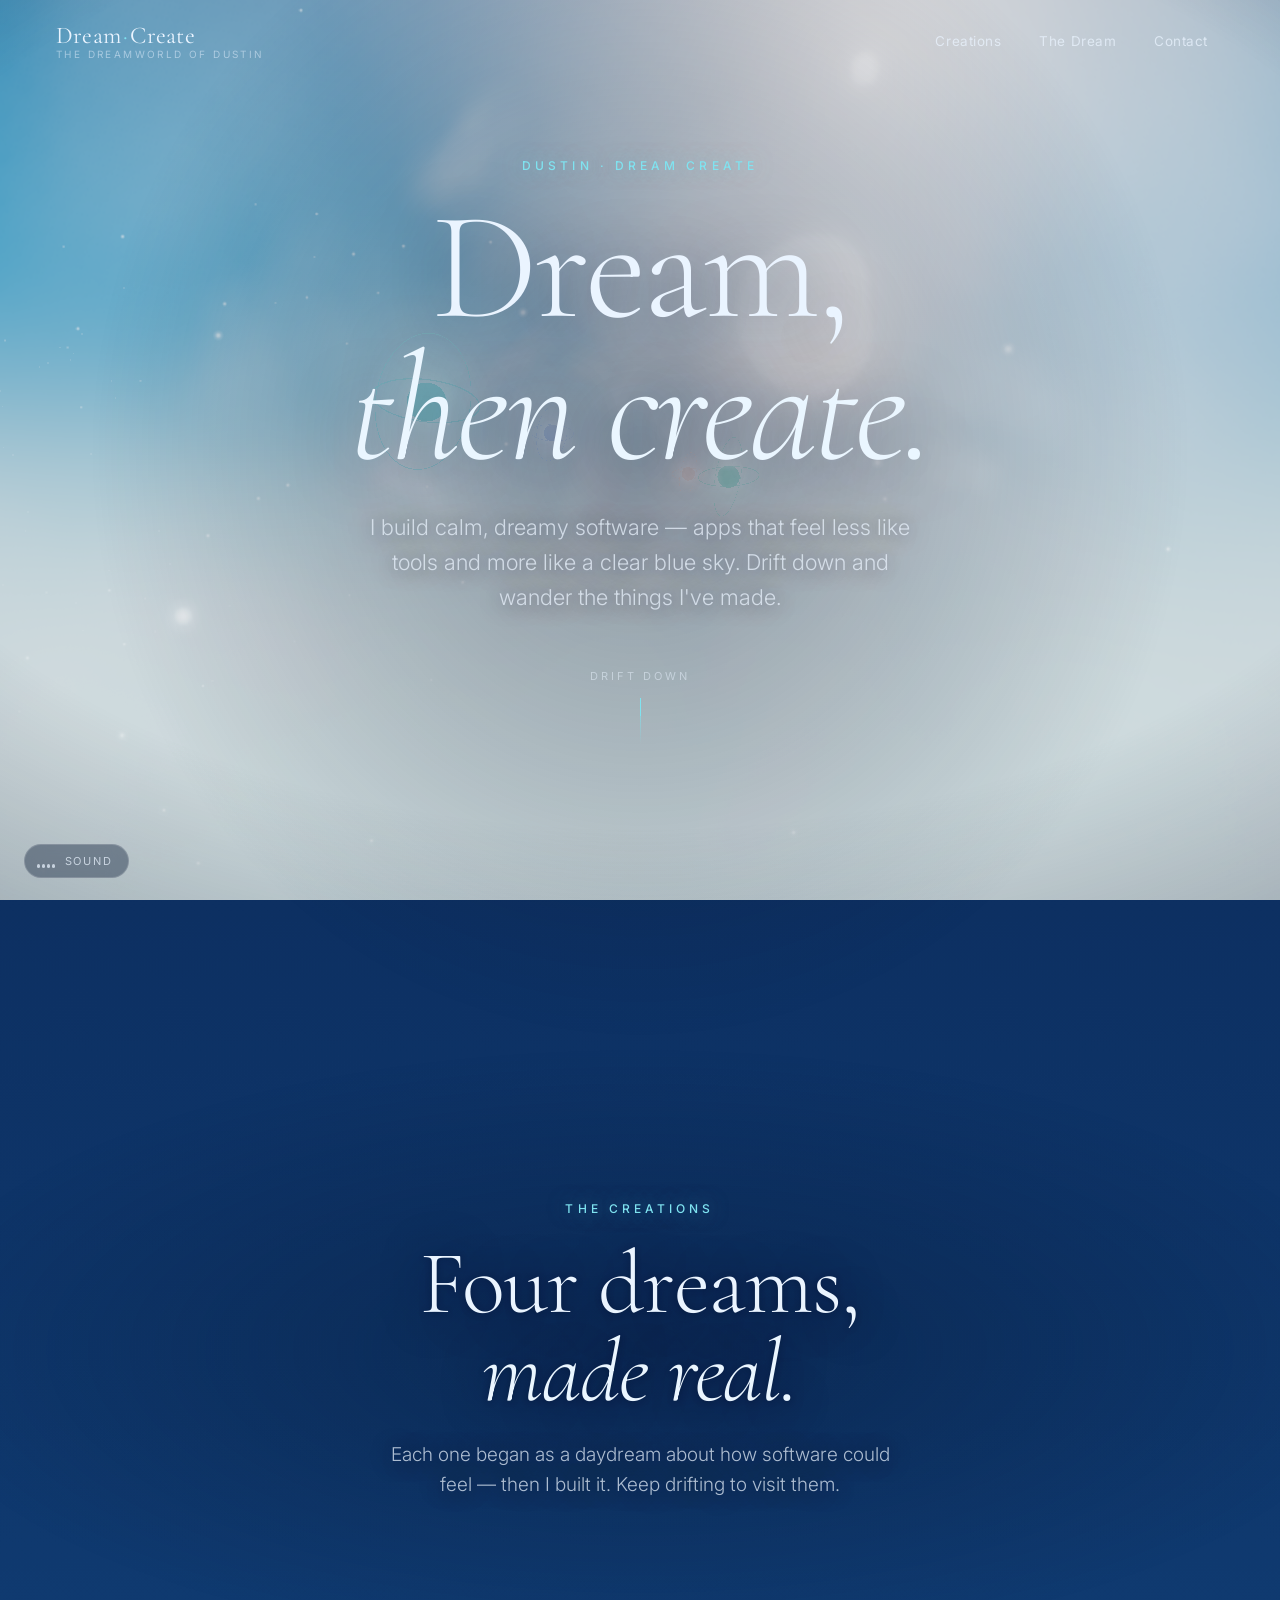
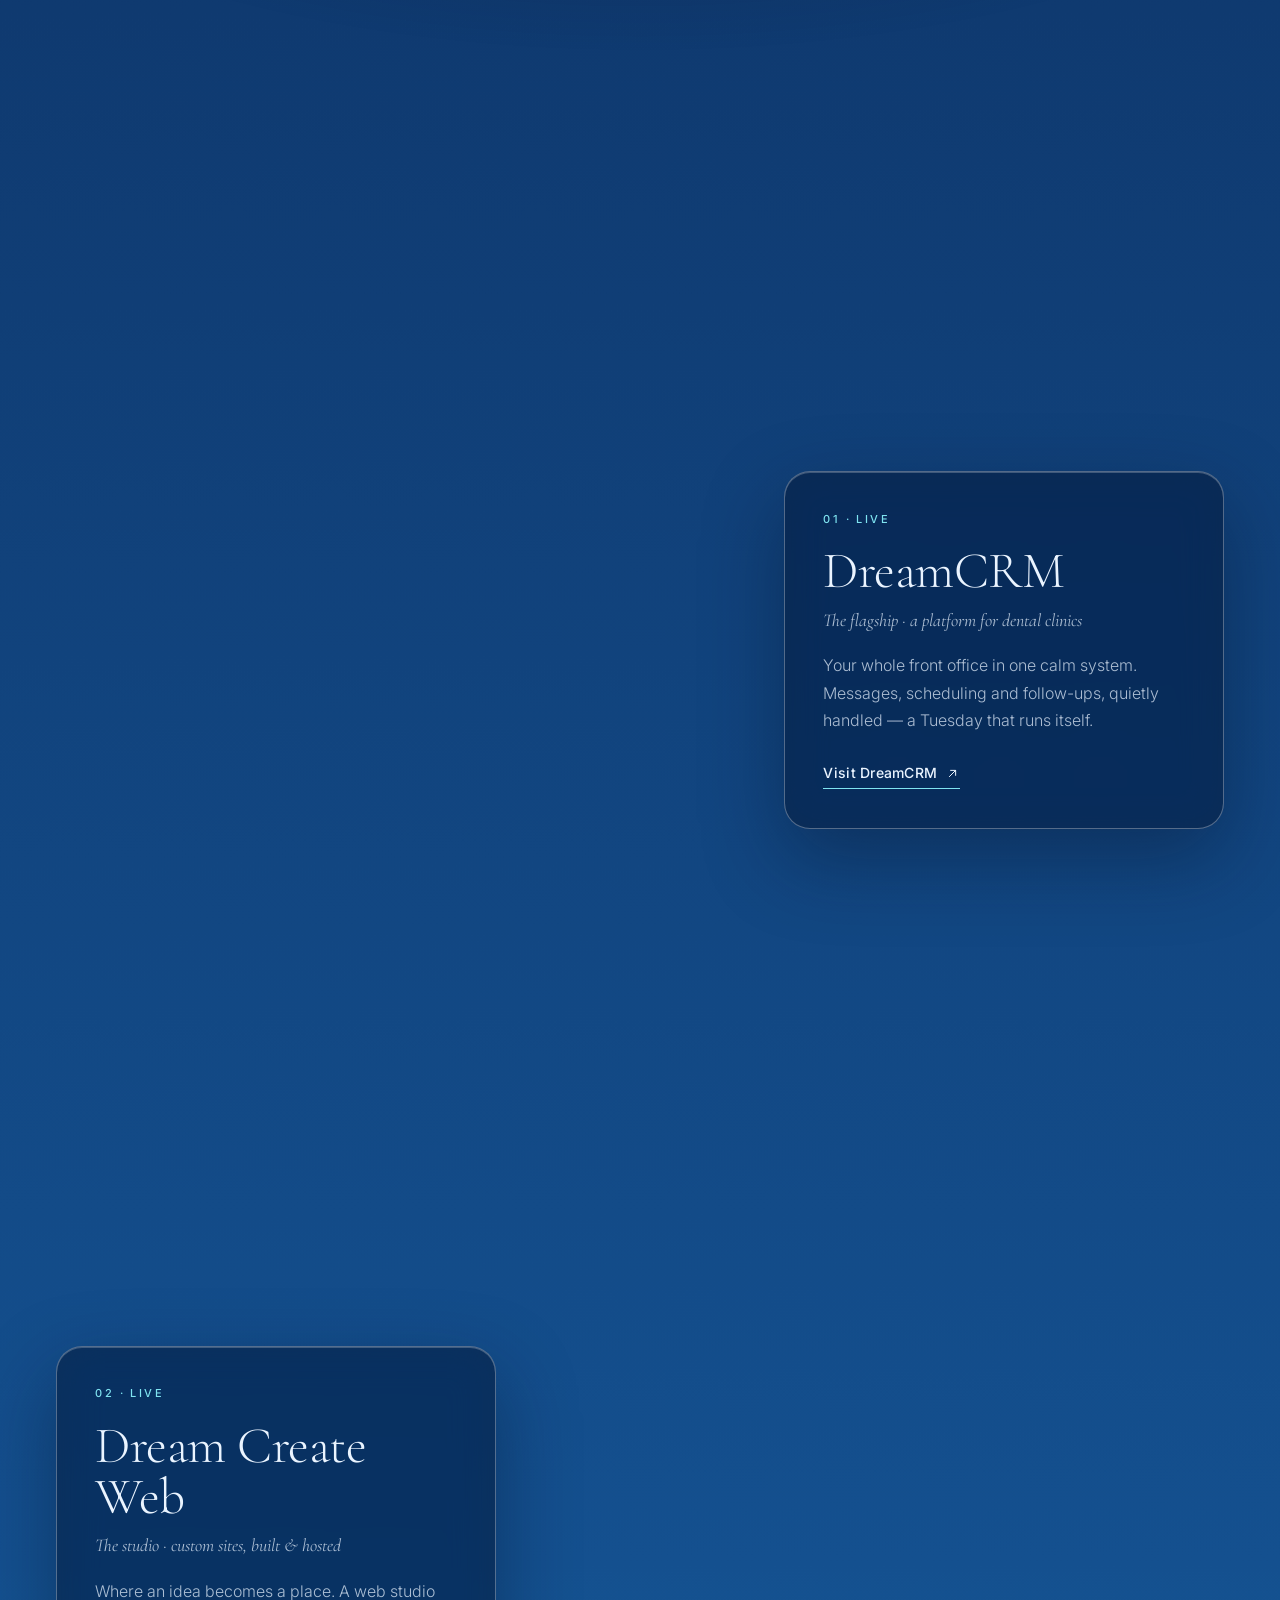
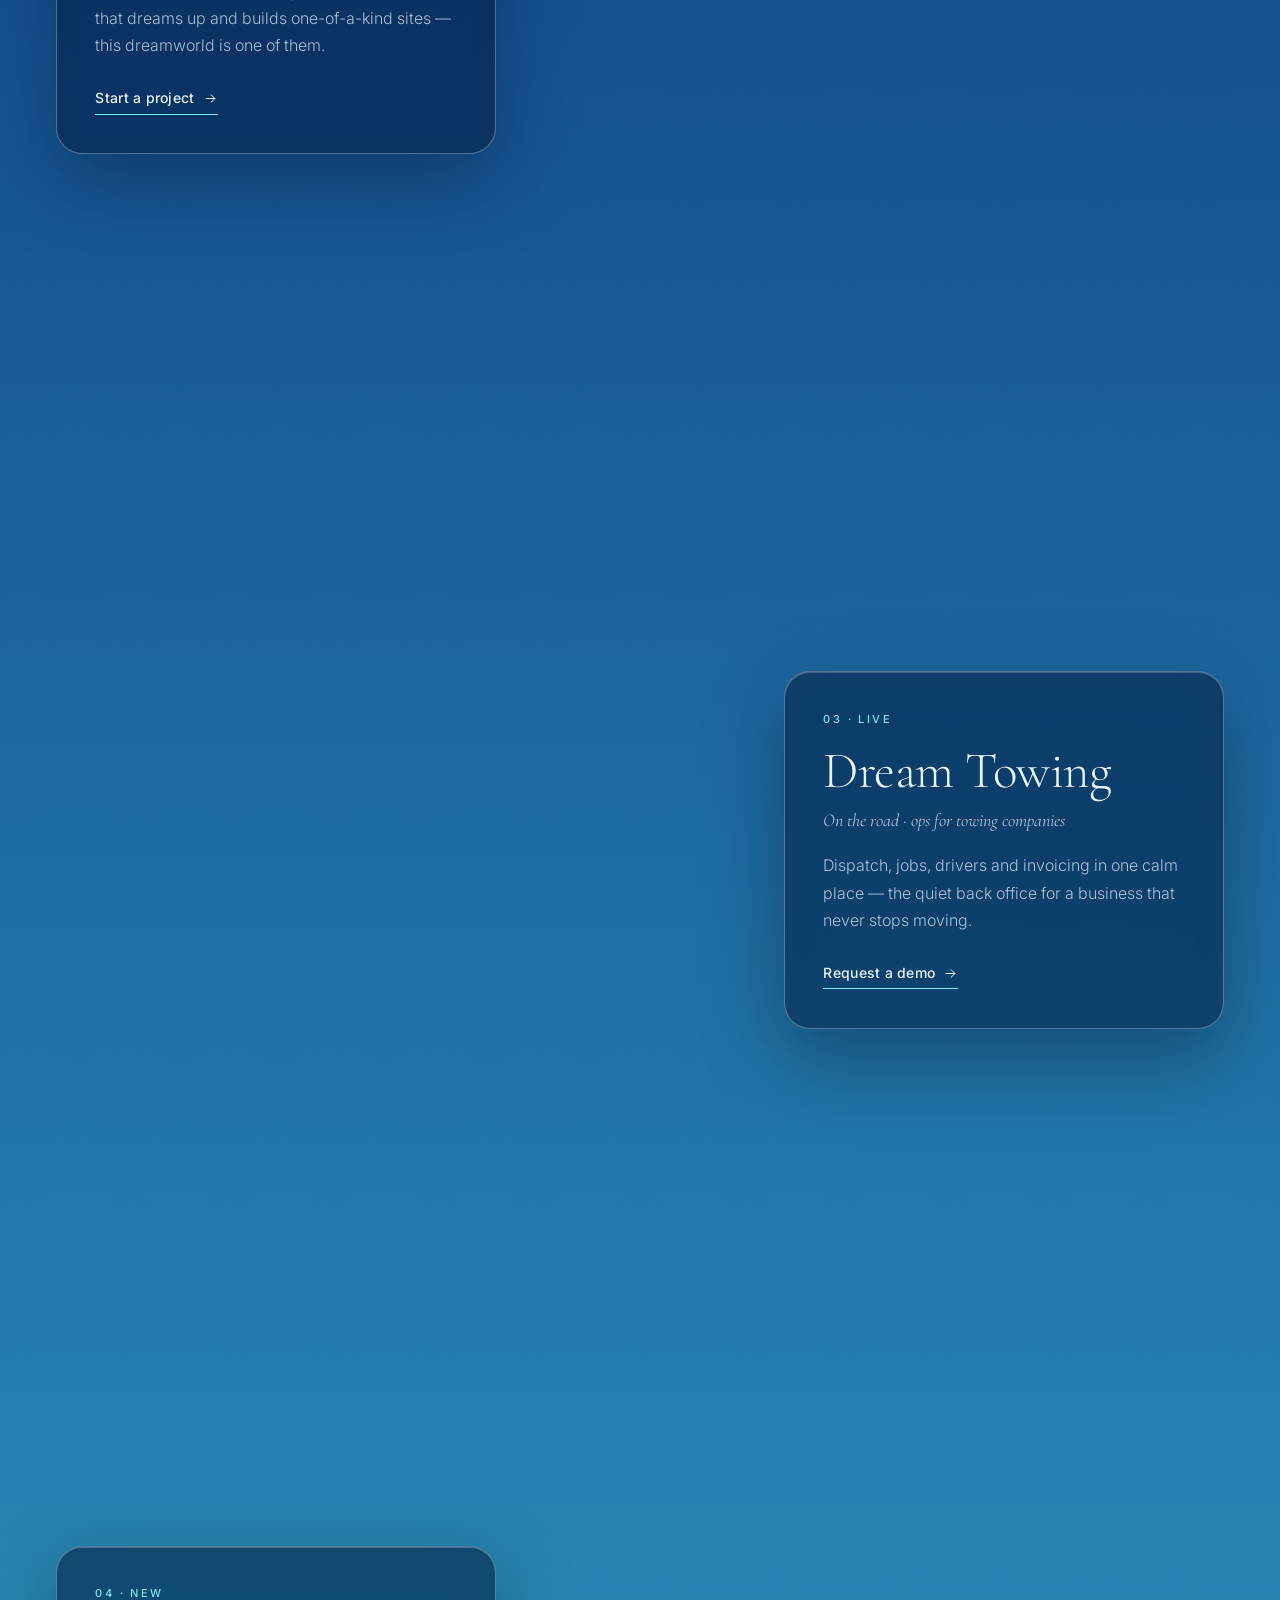
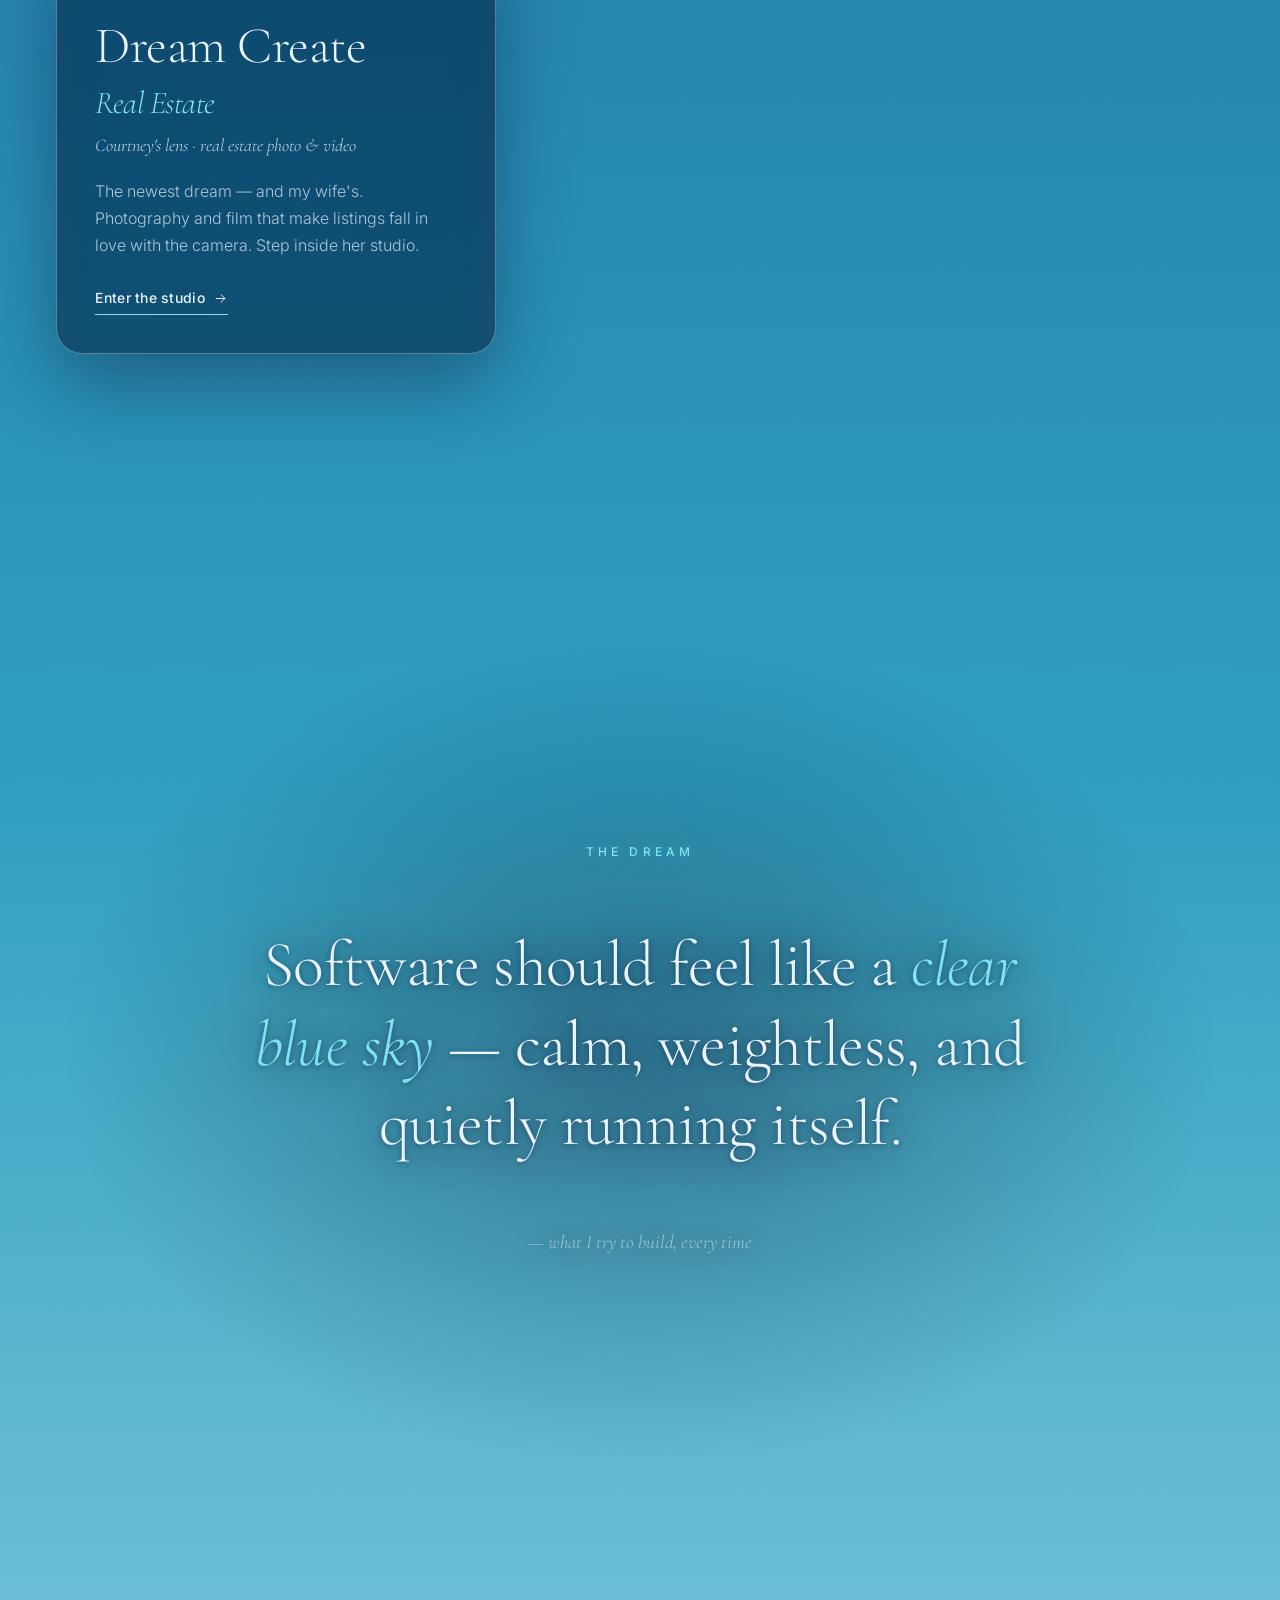
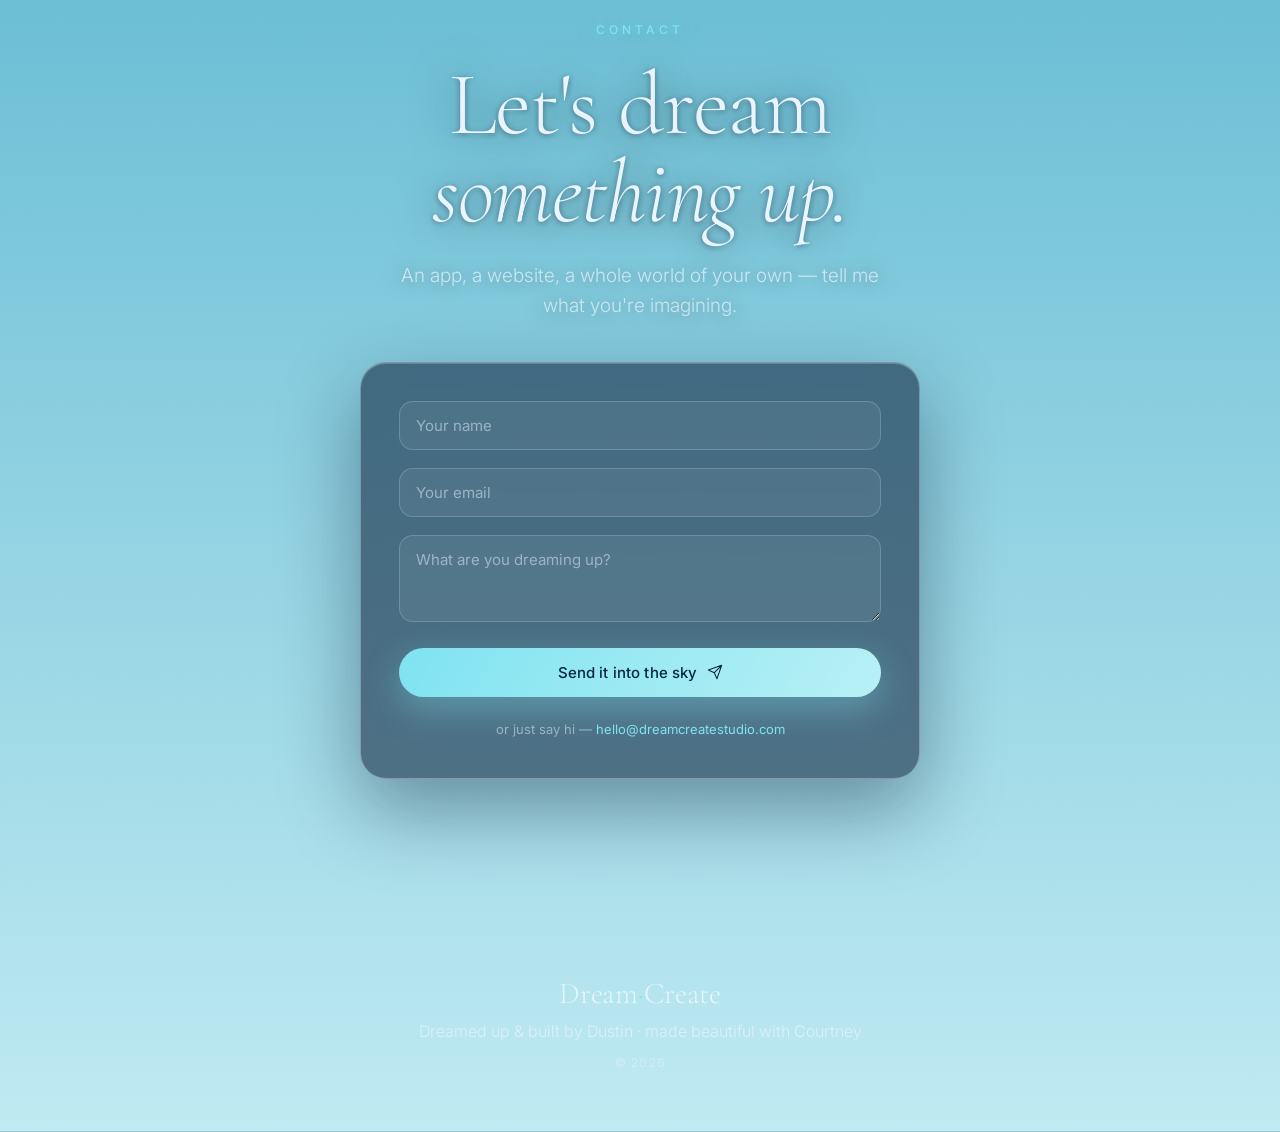
<file: index.html>
<!DOCTYPE html>
<html lang="en">
<head>
  <meta charset="UTF-8" />
  <meta name="viewport" content="width=device-width, initial-scale=1.0" />
  <title>Dream Create — the dreamworld of Dustin</title>
  <meta name="description" content="Dream Create — a dreamworld of calm, human software by Dustin. Drift through the clouds and wander the things I've built: DreamCRM, Dream Create Web, Dream Towing & Dream Create Real Estate." />
  <meta name="theme-color" content="#0f2f5e" />
  <meta property="og:title" content="Dream Create — the dreamworld of Dustin" />
  <meta property="og:description" content="Drift through the clouds and wander the things I've built." />
  <meta property="og:type" content="website" />

  <link rel="icon" href="data:image/svg+xml,%3Csvg xmlns='http://www.w3.org/2000/svg' viewBox='0 0 100 100'%3E%3Cdefs%3E%3ClinearGradient id='g' x1='0' y1='0' x2='0' y2='1'%3E%3Cstop offset='0' stop-color='%2347c7dd'/%3E%3Cstop offset='1' stop-color='%231f5fa8'/%3E%3C/linearGradient%3E%3C/defs%3E%3Crect width='100' height='100' rx='24' fill='url(%23g)'/%3E%3Cpath d='M28 62a12 12 0 0 1 3-23 16 16 0 0 1 31 2 10 10 0 0 1 8 21z' fill='%23eaf6ff'/%3E%3C/svg%3E" />

  <link rel="preconnect" href="https://fonts.googleapis.com" />
  <link rel="preconnect" href="https://fonts.gstatic.com" crossorigin />
  <link href="https://fonts.googleapis.com/css2?family=Cormorant+Garamond:ital,wght@0,300;0,400;0,500;1,300;1,400&family=Inter:wght@300;400;500;600&display=swap" rel="stylesheet" />

  <link rel="stylesheet" href="assets/css/app.css" />

  <script type="importmap">
  {
    "imports": {
      "three": "./assets/vendor/three.module.js",
      "three/addons/": "./assets/vendor/jsm/"
    }
  }
  </script>
</head>
<body class="is-loading">
  <!-- WebGL dreamworld -->
  <canvas id="dream" class="dream-canvas" aria-hidden="true"></canvas>
  <!-- CSS fallback / backdrop sky -->
  <div class="sky-fallback" aria-hidden="true">
    <div class="sky-fallback__cloud c1"></div>
    <div class="sky-fallback__cloud c2"></div>
    <div class="sky-fallback__cloud c3"></div>
  </div>
  <div class="vignette" aria-hidden="true"></div>
  <div class="cursor" id="cursor" aria-hidden="true"></div>

  <!-- Ambient sound toggle -->
  <button class="sound" id="soundToggle" aria-label="Toggle ambient sound" aria-pressed="false">
    <span class="sound__bars"><span></span><span></span><span></span><span></span></span>
    <span class="sound__label">sound</span>
  </button>

  <!-- Loader -->
  <div class="loader" id="loader" aria-hidden="true">
    <div class="loader__ring"></div>
    <p class="loader__word">entering the dream…</p>
  </div>

  <!-- Nav -->
  <header class="nav" id="nav">
    <a href="#top" class="brand" aria-label="Dream Create — home">
      <span class="brand__name">Dream<span class="brand__amp">·</span>Create</span>
      <span class="brand__by">the dreamworld of Dustin</span>
    </a>
    <nav class="nav__links" aria-label="Primary">
      <a href="#apps">Creations</a>
      <a href="#ethos">The Dream</a>
      <a href="#contact">Contact</a>
    </nav>
    <button class="nav__burger" id="navBurger" aria-label="Open menu" aria-expanded="false"><span></span><span></span></button>
  </header>

  <div class="progress" aria-hidden="true"><span id="progressBar"></span></div>

  <main id="top">
    <!-- HERO -->
    <section class="scene scene--hero" id="hero">
      <div class="hero reveal">
        <p class="kicker">Dustin · Dream Create</p>
        <h1 class="hero__title">Dream,<br /><em>then create.</em></h1>
        <p class="hero__lede">I build calm, dreamy software — apps that feel less like tools and more like a clear blue sky. Drift down and wander the things I've made.</p>
        <a href="#apps" class="scroll-down" aria-label="Drift down">
          <span>drift down</span>
          <span class="scroll-down__arrow"></span>
        </a>
      </div>
    </section>

    <!-- APPS INTRO -->
    <section class="scene scene--intro" id="apps">
      <div class="intro reveal">
        <p class="kicker kicker--center">The Creations</p>
        <h2 class="scene__title">Four dreams,<br /><em>made real.</em></h2>
        <p class="scene__sub">Each one began as a daydream about how software could feel — then I built it. Keep drifting to visit them.</p>
      </div>
    </section>

    <!-- APP 1 — DreamCRM -->
    <section class="scene scene--app" id="dreamcrm" data-orb="0">
      <article class="card card--right reveal">
        <p class="card__index">01 · Live</p>
        <h3 class="card__name">DreamCRM</h3>
        <p class="card__tag">The flagship · a platform for dental clinics</p>
        <p class="card__text">Your whole front office in one calm system. Messages, scheduling and follow-ups, quietly handled — a Tuesday that runs itself.</p>
        <a class="card__link" href="https://dreamcreatestudio.com" target="_blank" rel="noopener">Visit DreamCRM
          <svg viewBox="0 0 24 24" width="15" height="15" aria-hidden="true"><path d="M7 17 17 7M9 7h8v8" fill="none" stroke="currentColor" stroke-width="1.6" stroke-linecap="round" stroke-linejoin="round"/></svg>
        </a>
      </article>
    </section>

    <!-- APP 2 — Dream Create Web -->
    <section class="scene scene--app" id="web" data-orb="1">
      <article class="card card--left reveal">
        <p class="card__index">02 · Live</p>
        <h3 class="card__name">Dream Create Web</h3>
        <p class="card__tag">The studio · custom sites, built &amp; hosted</p>
        <p class="card__text">Where an idea becomes a place. A web studio that dreams up and builds one-of-a-kind sites — this dreamworld is one of them.</p>
        <a class="card__link" href="#contact">Start a project
          <svg viewBox="0 0 24 24" width="15" height="15" aria-hidden="true"><path d="M5 12h14M13 6l6 6-6 6" fill="none" stroke="currentColor" stroke-width="1.6" stroke-linecap="round" stroke-linejoin="round"/></svg>
        </a>
      </article>
    </section>

    <!-- APP 3 — Dream Towing -->
    <section class="scene scene--app" id="towing" data-orb="2">
      <article class="card card--right reveal">
        <p class="card__index">03 · Live</p>
        <h3 class="card__name">Dream Towing</h3>
        <p class="card__tag">On the road · ops for towing companies</p>
        <p class="card__text">Dispatch, jobs, drivers and invoicing in one calm place — the quiet back office for a business that never stops moving.</p>
        <a class="card__link" href="#contact">Request a demo
          <svg viewBox="0 0 24 24" width="15" height="15" aria-hidden="true"><path d="M5 12h14M13 6l6 6-6 6" fill="none" stroke="currentColor" stroke-width="1.6" stroke-linecap="round" stroke-linejoin="round"/></svg>
        </a>
      </article>
    </section>

    <!-- APP 4 — Dream Create Real Estate -->
    <section class="scene scene--app" id="realestate" data-orb="3">
      <article class="card card--left reveal">
        <p class="card__index">04 · New</p>
        <h3 class="card__name">Dream Create <em>Real Estate</em></h3>
        <p class="card__tag">Courtney's lens · real estate photo &amp; video</p>
        <p class="card__text">The newest dream — and my wife's. Photography and film that make listings fall in love with the camera. Step inside her studio.</p>
        <a class="card__link" href="apps/real-estate/index.html">Enter the studio
          <svg viewBox="0 0 24 24" width="15" height="15" aria-hidden="true"><path d="M5 12h14M13 6l6 6-6 6" fill="none" stroke="currentColor" stroke-width="1.6" stroke-linecap="round" stroke-linejoin="round"/></svg>
        </a>
      </article>
    </section>

    <!-- ETHOS -->
    <section class="scene scene--ethos" id="ethos">
      <div class="ethos reveal">
        <p class="kicker kicker--center">The Dream</p>
        <blockquote class="ethos__quote">Software should feel like a <em>clear blue sky</em> — calm, weightless, and quietly running itself.</blockquote>
        <p class="ethos__by">— what I try to build, every time</p>
      </div>
    </section>

    <!-- CONTACT -->
    <section class="scene scene--contact" id="contact">
      <div class="contact reveal">
        <p class="kicker kicker--center">Contact</p>
        <h2 class="scene__title">Let's dream<br /><em>something up.</em></h2>
        <p class="scene__sub">An app, a website, a whole world of your own — tell me what you're imagining.</p>
        <form class="contact__form" id="contactForm" novalidate>
          <div class="field">
            <input id="name" name="name" type="text" placeholder="Your name" required autocomplete="name" />
            <span class="field__err">Please add your name</span>
          </div>
          <div class="field">
            <input id="email" name="email" type="email" placeholder="Your email" required autocomplete="email" />
            <span class="field__err">A valid email helps me reply</span>
          </div>
          <div class="field field--wide">
            <textarea id="message" name="message" rows="3" placeholder="What are you dreaming up?" required></textarea>
            <span class="field__err">A little detail helps</span>
          </div>
          <button type="submit" class="btn" id="sendBtn">
            <span class="btn__label">Send it into the sky</span>
            <svg viewBox="0 0 24 24" width="16" height="16" aria-hidden="true"><path d="M22 2 11 13M22 2l-7 20-4-9-9-4z" fill="none" stroke="currentColor" stroke-width="1.6" stroke-linejoin="round" stroke-linecap="round"/></svg>
          </button>
          <p class="contact__mail">or just say hi — <a href="mailto:hello@dreamcreatestudio.com">hello@dreamcreatestudio.com</a></p>
          <div class="form-success" id="formSuccess" hidden>
            <div class="form-success__glow"></div>
            <h3>Off into the blue.</h3>
            <p>Thanks — I'll dream on it and write back within a day.</p>
          </div>
        </form>
      </div>
    </section>
  </main>

  <footer class="footer">
    <p class="footer__brand">Dream<span>·</span>Create</p>
    <p class="footer__line">Dreamed up &amp; built by Dustin · made beautiful with Courtney</p>
    <p class="footer__copy">© <span id="year">2026</span></p>
  </footer>

  <script type="module" src="assets/js/app.js"></script>
</body>
</html>
</file>
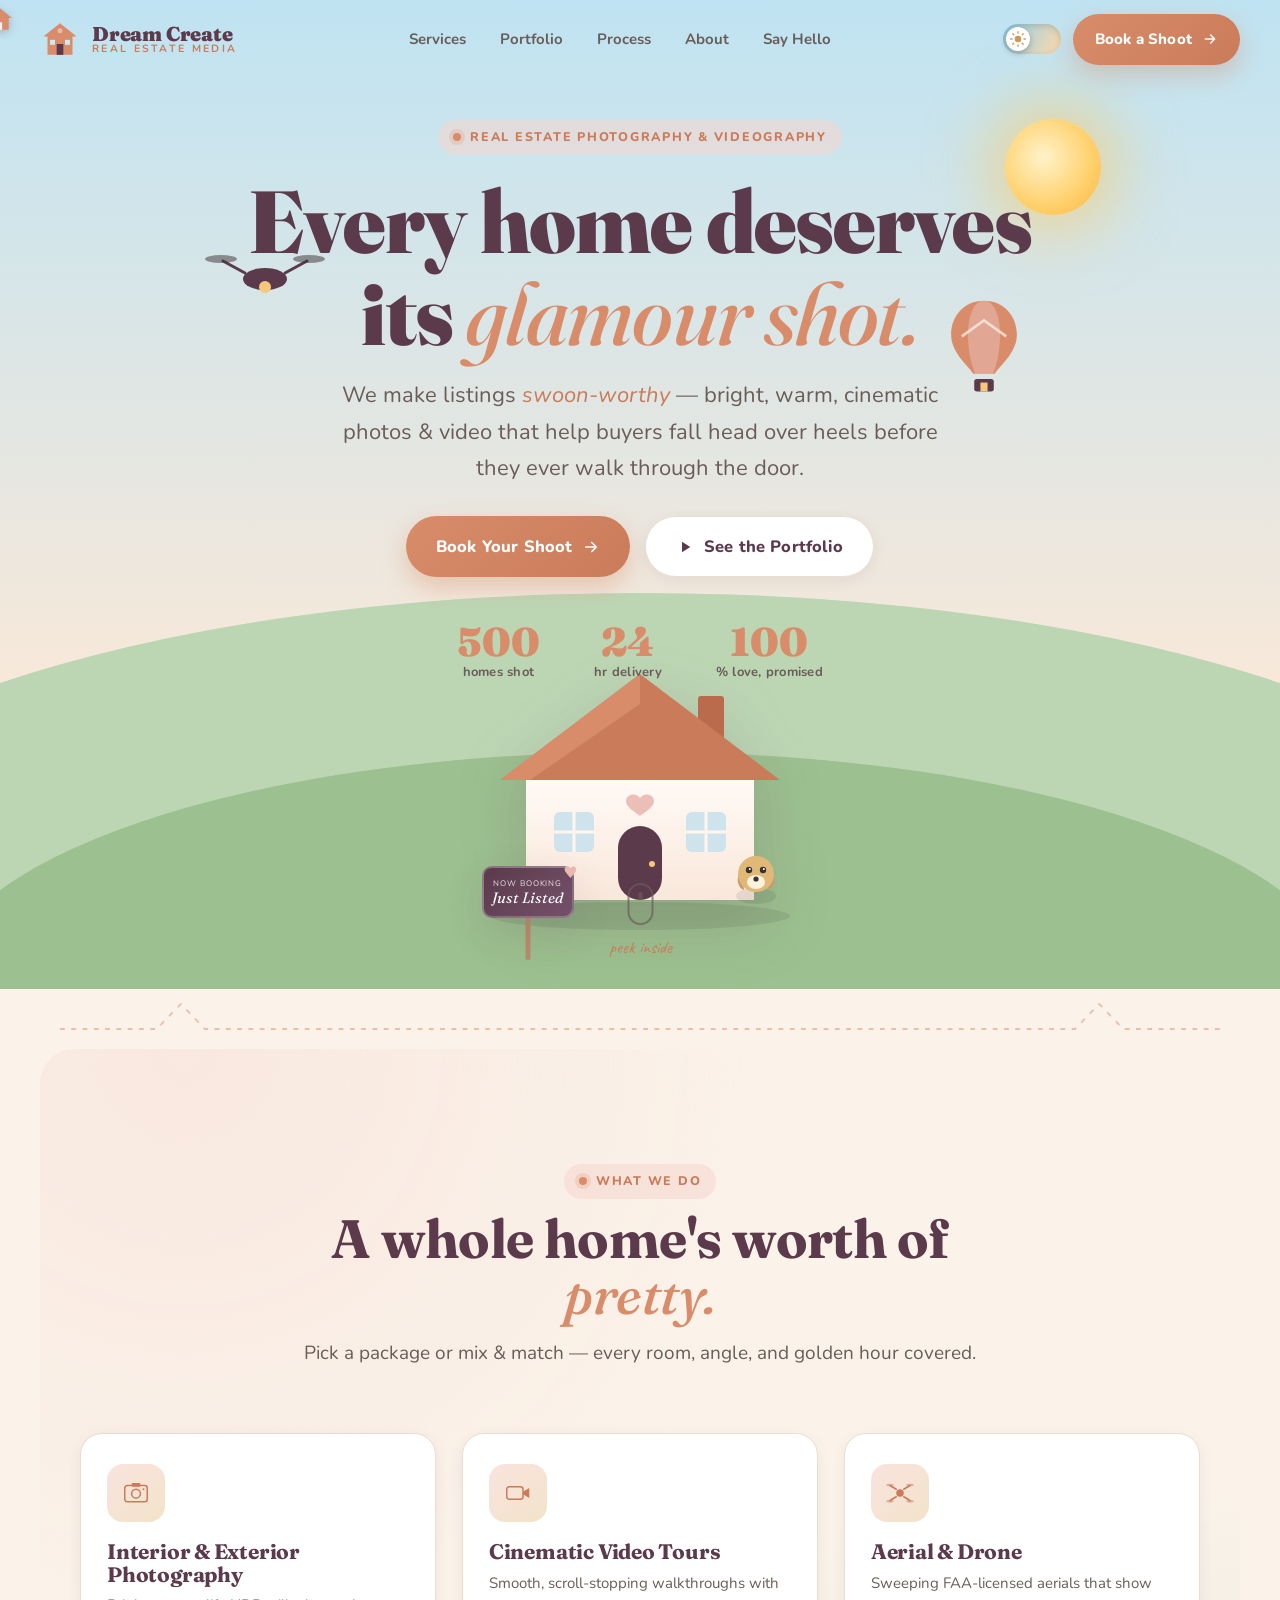
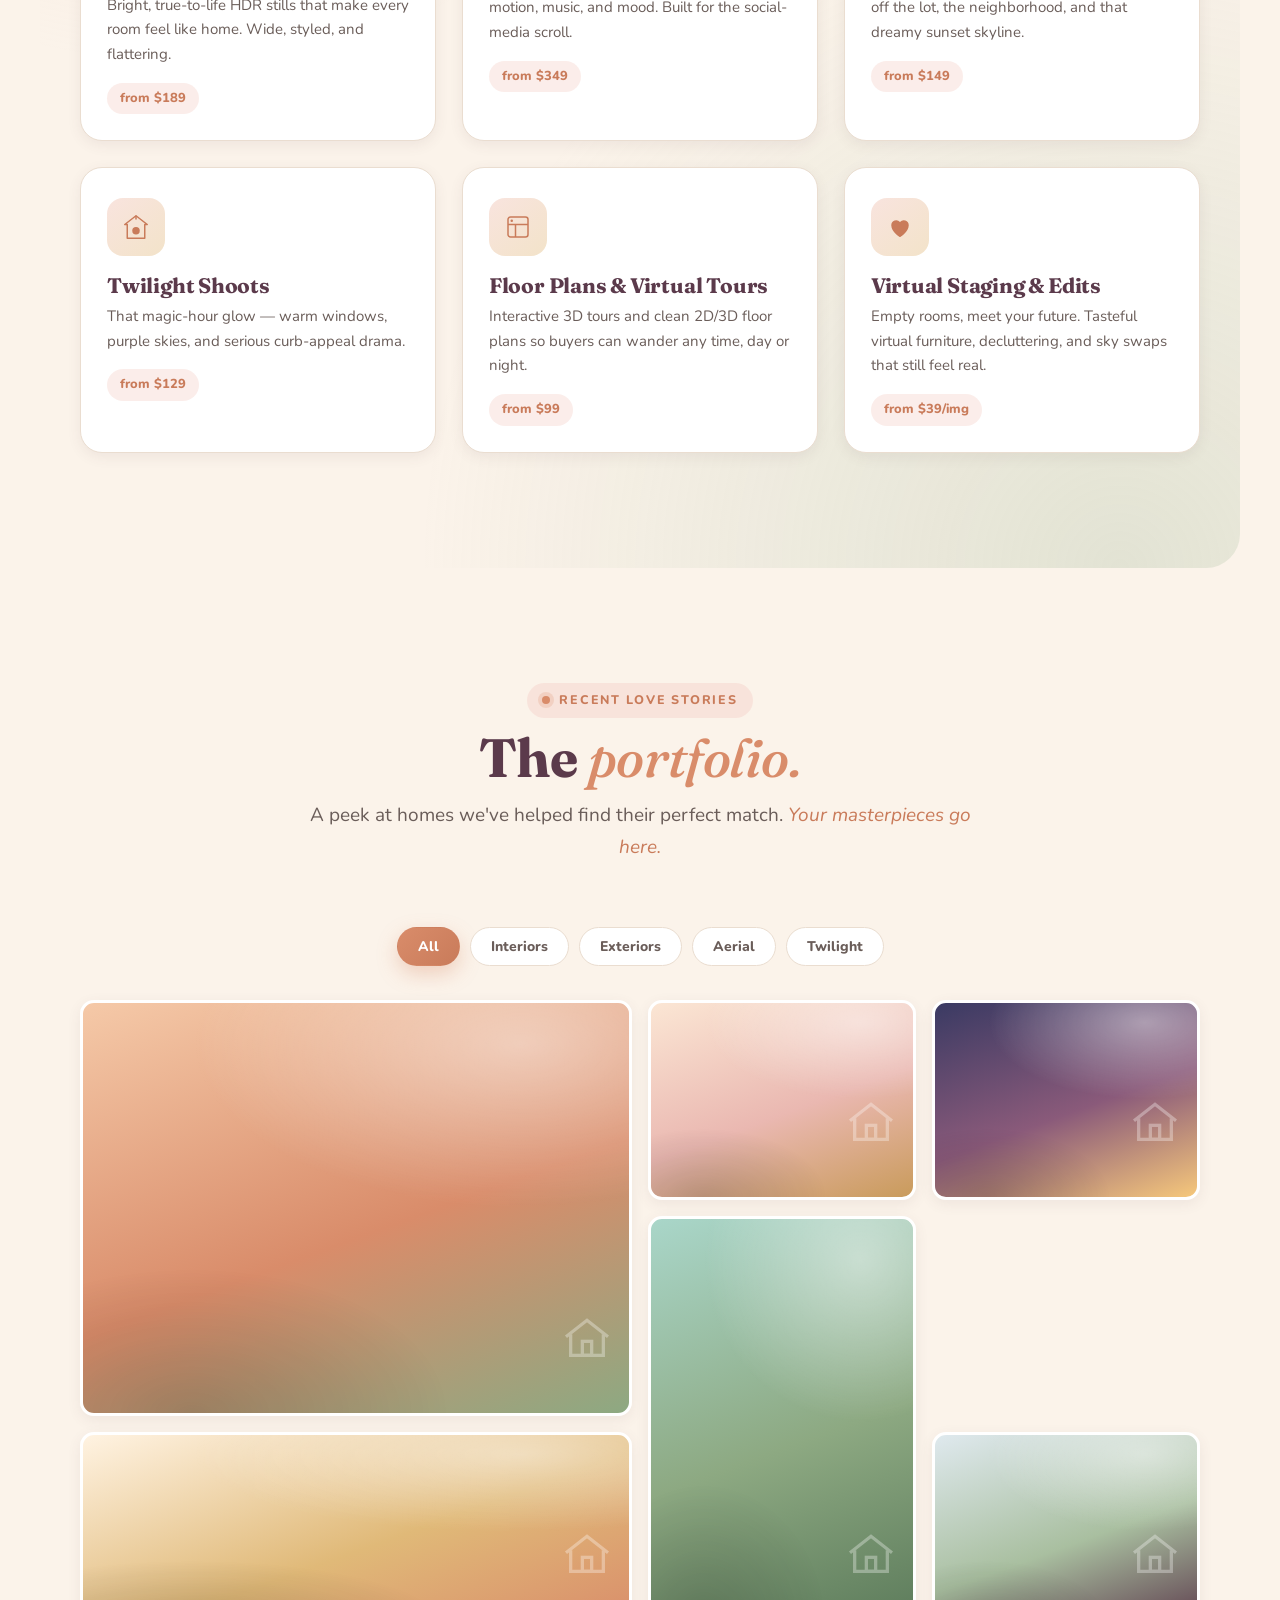
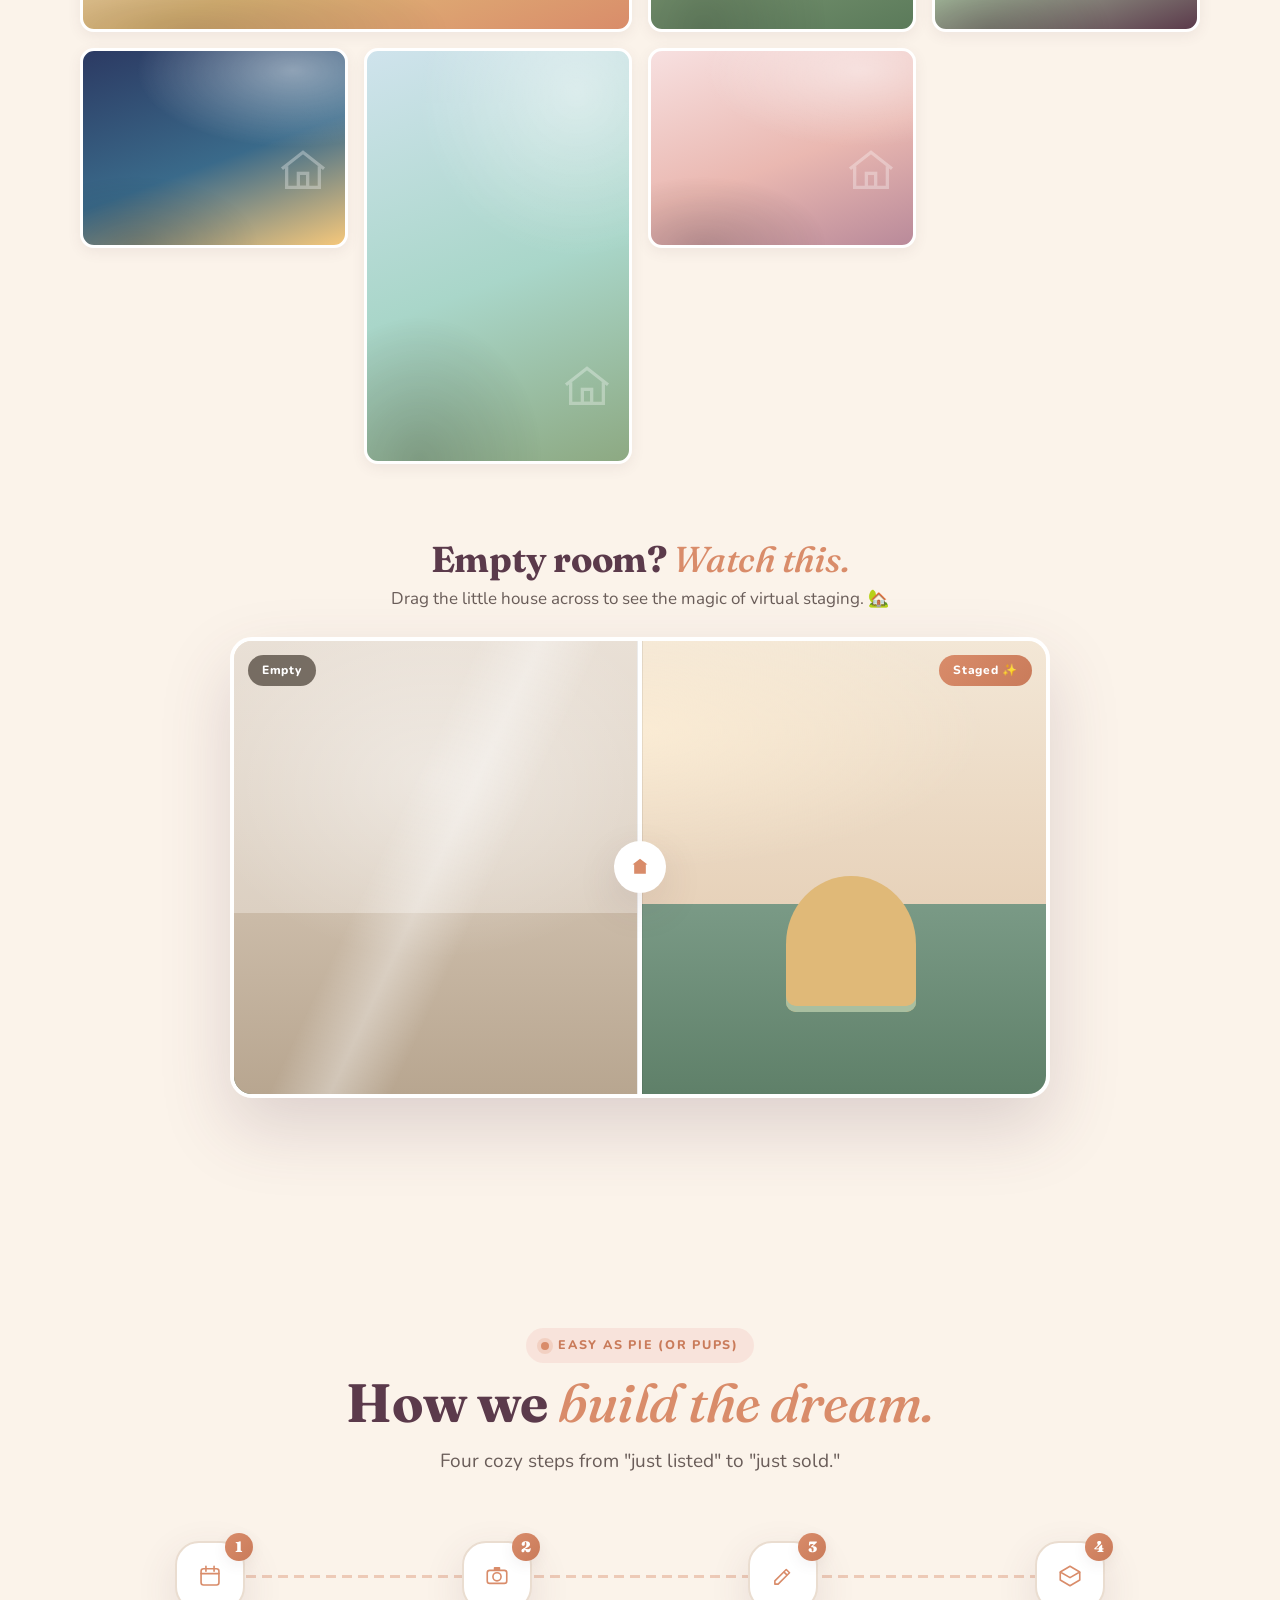
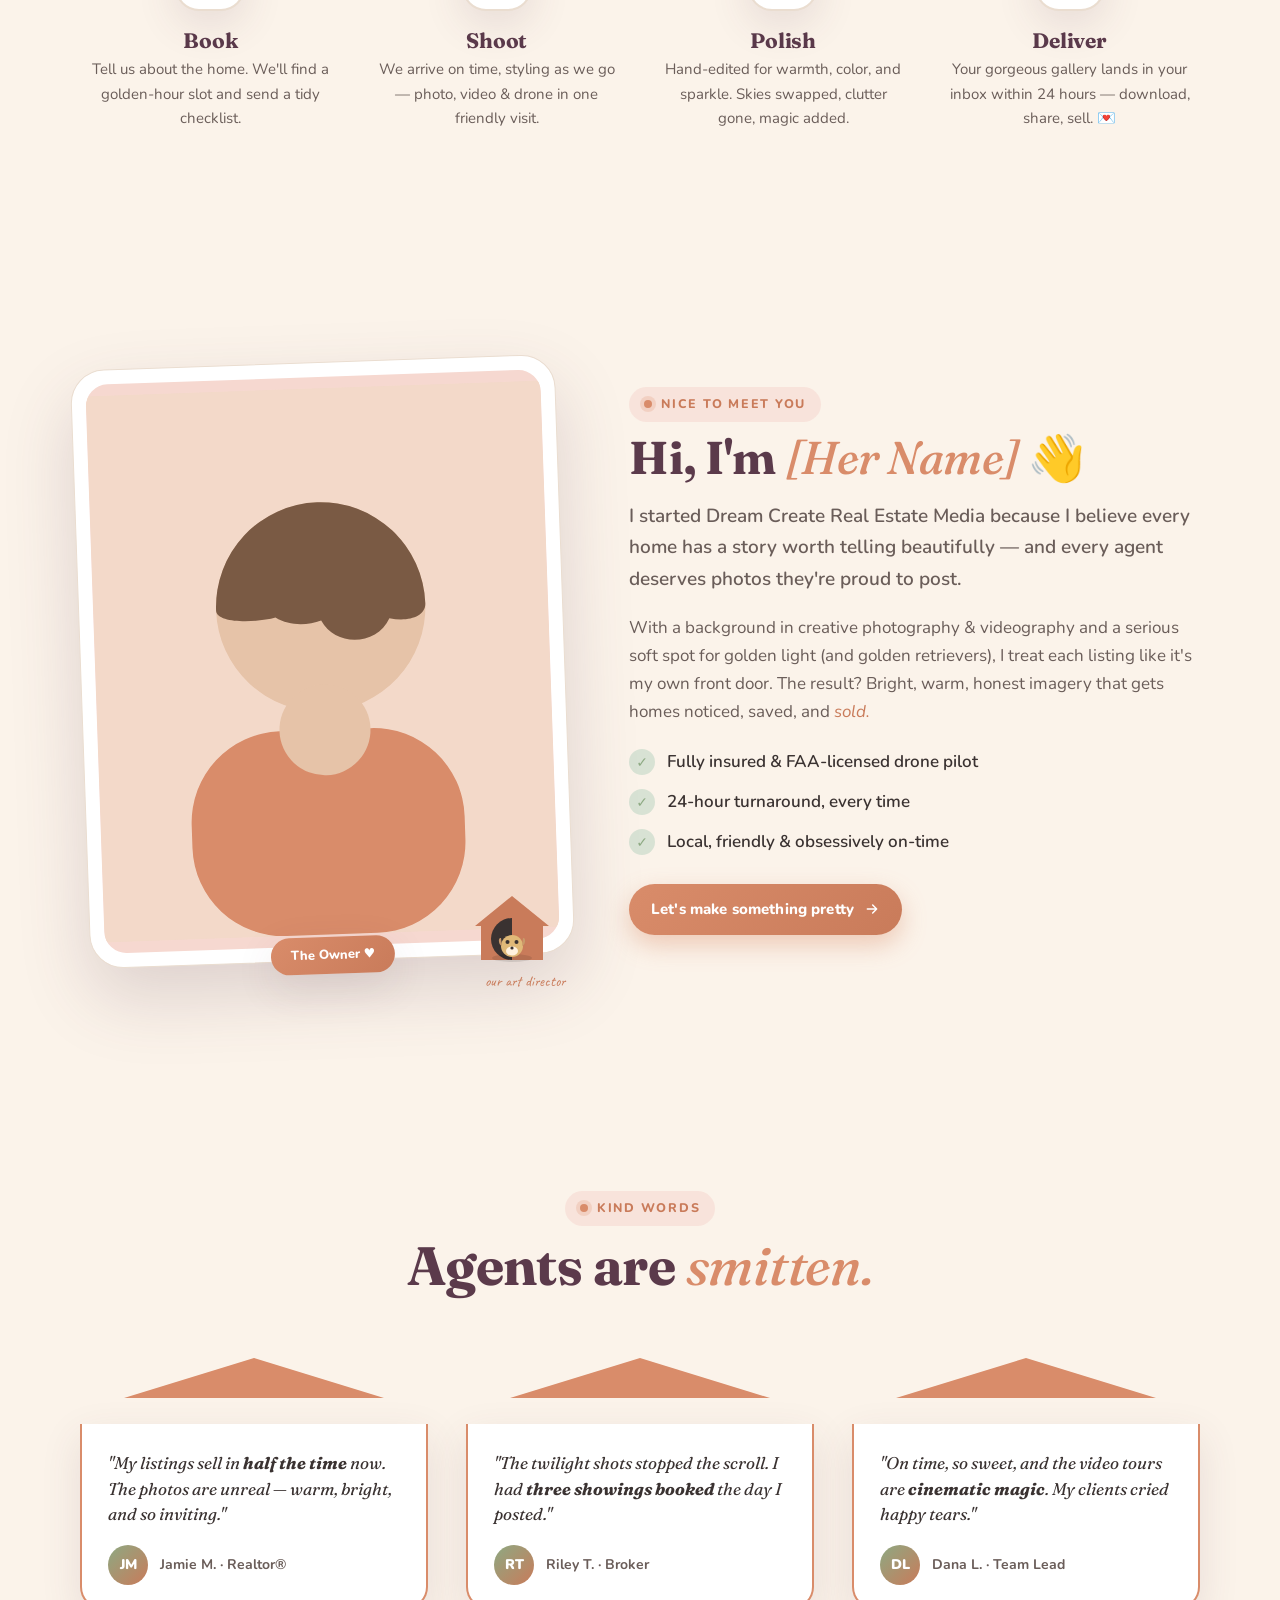
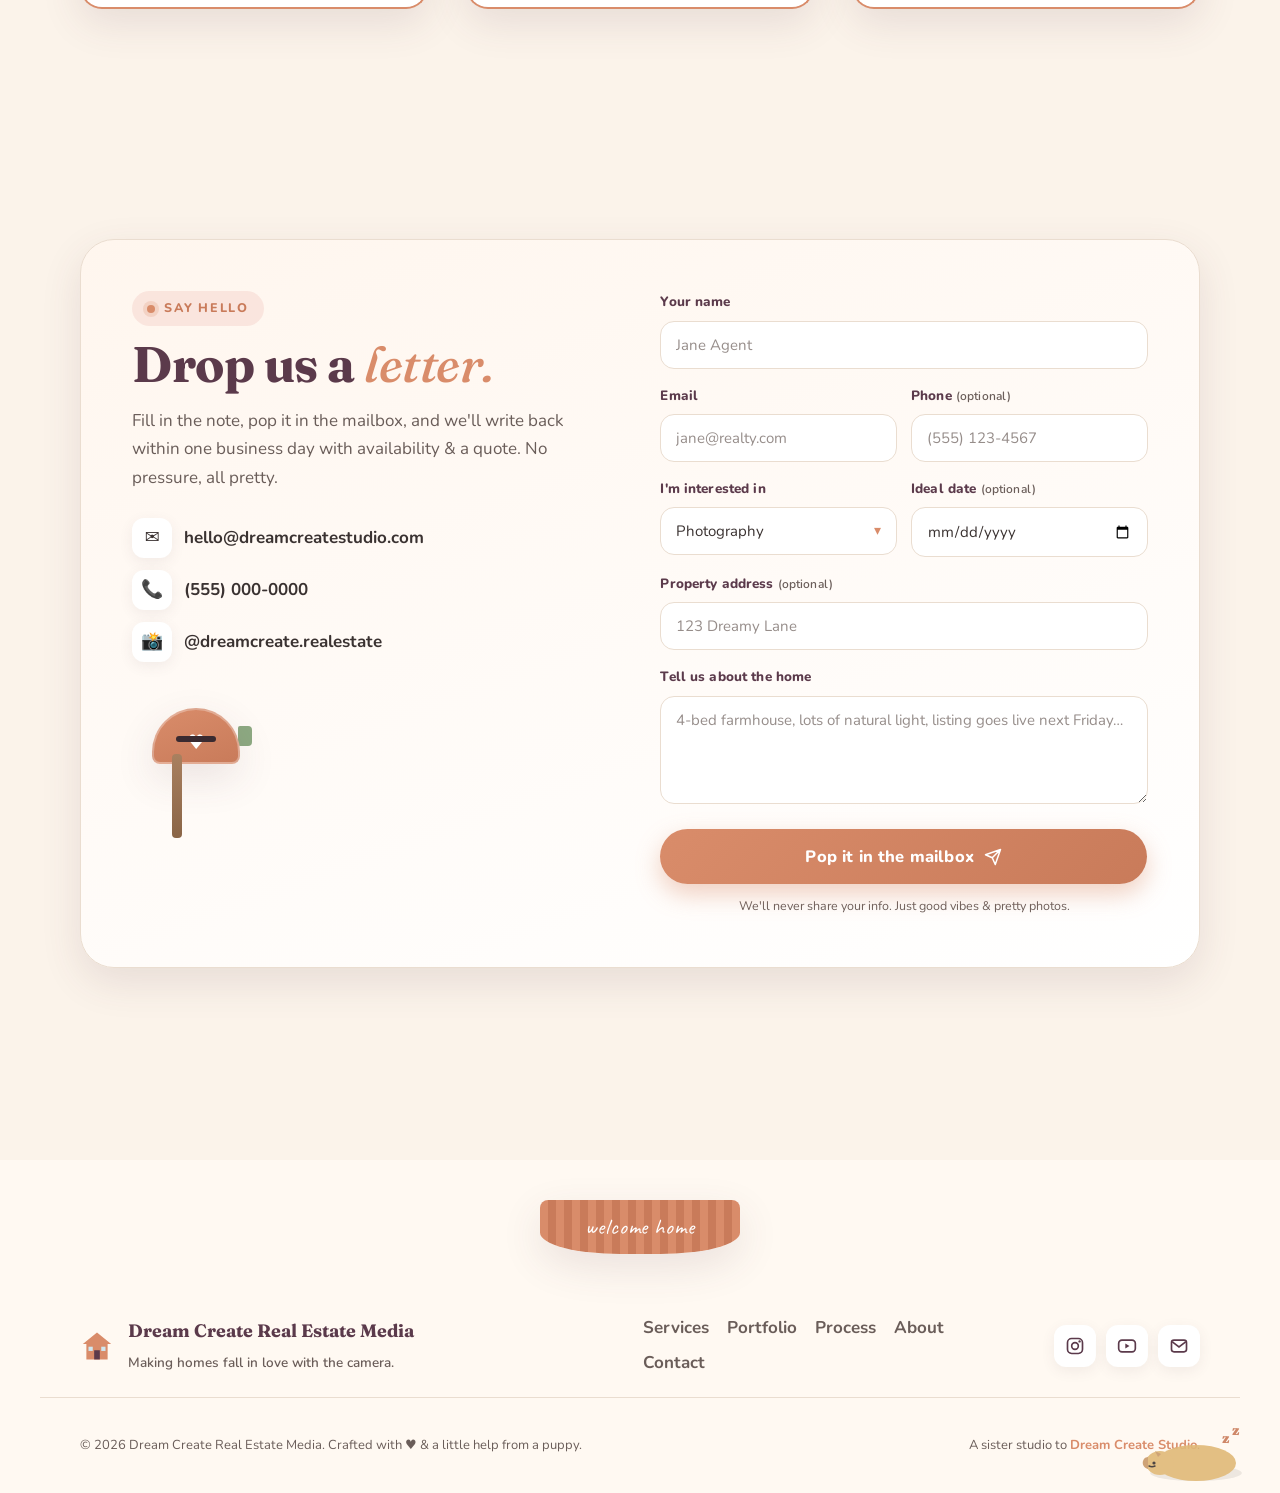
<file: apps/real-estate/index.html>
<!DOCTYPE html>
<html lang="en" data-theme="day">
<head>
  <meta charset="UTF-8" />
  <meta name="viewport" content="width=device-width, initial-scale=1.0" />
  <title>Dream Create Real Estate · Photography &amp; Videography</title>
  <meta name="description" content="Dream Create Real Estate — swoon-worthy photography &amp; videography that make homes fall in love with the camera. Interiors, exteriors, aerial, twilight &amp; cinematic video tours." />
  <meta name="theme-color" content="#fbf3ea" />

  <!-- Open Graph -->
  <meta property="og:title" content="Dream Create Real Estate" />
  <meta property="og:description" content="Photography &amp; videography that make homes fall in love with the camera." />
  <meta property="og:type" content="website" />

  <!-- Favicon: a tiny house -->
  <link rel="icon" href="data:image/svg+xml,%3Csvg xmlns='http://www.w3.org/2000/svg' viewBox='0 0 100 100'%3E%3Cpath d='M50 12 8 46h10v42h64V46h10z' fill='%23d98c6a'/%3E%3Crect x='42' y='60' width='16' height='28' fill='%235b3a4b'/%3E%3Crect x='26' y='52' width='12' height='12' fill='%23f6c87b'/%3E%3Crect x='62' y='52' width='12' height='12' fill='%23f6c87b'/%3E%3C/svg%3E" />

  <!-- Fonts -->
  <link rel="preconnect" href="https://fonts.googleapis.com" />
  <link rel="preconnect" href="https://fonts.gstatic.com" crossorigin />
  <link href="https://fonts.googleapis.com/css2?family=Fraunces:ital,opsz,wght@0,9..144,400;0,9..144,600;0,9..144,700;0,9..144,900;1,9..144,500&family=Nunito:wght@400;500;600;700;800&family=Caveat:wght@600;700&display=swap" rel="stylesheet" />

  <link rel="stylesheet" href="assets/css/styles.css" />
</head>
<body>

  <!-- ===== Scroll progress: a house being built ===== -->
  <div class="build-progress" aria-hidden="true">
    <div class="build-progress__track">
      <div class="build-progress__fill"></div>
    </div>
    <div class="build-progress__house">
      <svg viewBox="0 0 24 24" width="26" height="26"><path d="M12 2 1 11h3v11h16V11h3z" fill="currentColor"/><rect x="10" y="15" width="4" height="7" fill="#fff" opacity=".85"/></svg>
    </div>
  </div>

  <!-- ===== Cursor sparkle layer ===== -->
  <div class="sparkle-layer" aria-hidden="true"></div>

  <!-- ===== Navigation ===== -->
  <header class="nav" id="nav">
    <a href="#top" class="brand" aria-label="Dream Create Real Estate home">
      <span class="brand__mark" aria-hidden="true">
        <svg viewBox="0 0 48 48" width="40" height="40">
          <path d="M24 5 4 21h5v22h30V21h5z" class="brand__roof"/>
          <rect x="20" y="30" width="8" height="13" class="brand__door"/>
          <rect x="12" y="25" width="6" height="6" class="brand__win"/>
          <rect x="30" y="25" width="6" height="6" class="brand__win"/>
          <circle cx="24" cy="14" r="3" class="brand__heart-dot"/>
        </svg>
      </span>
      <span class="brand__text">
        <span class="brand__name">Dream Create</span>
        <span class="brand__sub">Real Estate Media</span>
      </span>
    </a>

    <nav class="nav__links" aria-label="Primary">
      <a href="#services">Services</a>
      <a href="#work">Portfolio</a>
      <a href="#process">Process</a>
      <a href="#about">About</a>
      <a href="#contact">Say Hello</a>
    </nav>

    <div class="nav__actions">
      <button class="theme-toggle" id="themeToggle" aria-label="Toggle day and night" aria-pressed="false">
        <span class="theme-toggle__track">
          <span class="theme-toggle__thumb">
            <svg class="icon-sun" viewBox="0 0 24 24" width="16" height="16"><circle cx="12" cy="12" r="5" fill="currentColor"/><g stroke="currentColor" stroke-width="2" stroke-linecap="round"><line x1="12" y1="1" x2="12" y2="3"/><line x1="12" y1="21" x2="12" y2="23"/><line x1="4.2" y1="4.2" x2="5.6" y2="5.6"/><line x1="18.4" y1="18.4" x2="19.8" y2="19.8"/><line x1="1" y1="12" x2="3" y2="12"/><line x1="21" y1="12" x2="23" y2="12"/><line x1="4.2" y1="19.8" x2="5.6" y2="18.4"/><line x1="18.4" y1="5.6" x2="19.8" y2="4.2"/></g></svg>
            <svg class="icon-moon" viewBox="0 0 24 24" width="15" height="15"><path d="M21 12.8A9 9 0 1 1 11.2 3a7 7 0 0 0 9.8 9.8z" fill="currentColor"/></svg>
          </span>
        </span>
      </button>
      <a href="#contact" class="btn btn--primary nav__cta">
        <span>Book a Shoot</span>
        <svg viewBox="0 0 24 24" width="16" height="16" aria-hidden="true"><path d="M5 12h14M13 6l6 6-6 6" fill="none" stroke="currentColor" stroke-width="2.2" stroke-linecap="round" stroke-linejoin="round"/></svg>
      </a>
      <button class="nav__burger" id="navBurger" aria-label="Open menu" aria-expanded="false">
        <span></span><span></span><span></span>
      </button>
    </div>
  </header>

  <!-- ===== HERO ===== -->
  <main id="top">
    <section class="hero" id="hero">
      <!-- Layered animated scene -->
      <div class="hero__scene" aria-hidden="true">
        <div class="sky"></div>
        <div class="stars"></div>
        <div class="celestial">
          <div class="sun"></div>
          <div class="moon"><span></span><span></span><span></span></div>
        </div>

        <!-- drifting clouds -->
        <div class="cloud cloud--1"></div>
        <div class="cloud cloud--2"></div>
        <div class="cloud cloud--3"></div>

        <!-- floating aerial drone (videography nod) -->
        <div class="drone" data-parallax="0.5">
          <svg viewBox="0 0 120 70" width="120" height="70">
            <g fill="#5b3a4b">
              <ellipse cx="60" cy="42" rx="22" ry="11"/>
              <rect x="56" y="34" width="8" height="8" rx="2"/>
            </g>
            <circle cx="60" cy="50" r="6" fill="#f6c87b" class="drone__lens"/>
            <g stroke="#5b3a4b" stroke-width="3" stroke-linecap="round">
              <line x1="40" y1="36" x2="18" y2="24"/><line x1="80" y1="36" x2="102" y2="24"/>
            </g>
            <g class="drone__props">
              <ellipse cx="16" cy="22" rx="16" ry="4" fill="#3a3231" opacity=".5"/>
              <ellipse cx="104" cy="22" rx="16" ry="4" fill="#3a3231" opacity=".5"/>
            </g>
          </svg>
        </div>

        <!-- hot air balloon shaped like a house -->
        <div class="balloon" data-parallax="0.25">
          <svg viewBox="0 0 90 130" width="80" height="116">
            <path d="M45 4C22 4 8 22 8 42c0 20 18 34 25 44h24c7-10 25-24 25-44C82 22 68 4 45 4Z" fill="#d98c6a"/>
            <path d="M45 4C33 4 27 22 27 42c0 20 4 34 8 44h20c4-10 8-24 8-44C63 22 57 4 45 4Z" fill="#eab8b1" opacity=".6"/>
            <path d="M20 44 45 26l25 18" fill="none" stroke="#fff5ec" stroke-width="3" opacity=".7"/>
            <rect x="34" y="92" width="22" height="14" rx="3" fill="#5b3a4b"/>
            <rect x="41" y="96" width="8" height="10" fill="#f6c87b"/>
          </svg>
        </div>

        <!-- rolling hills -->
        <div class="hills hills--back"></div>
        <div class="hills hills--front"></div>

        <!-- the charming house -->
        <div class="house-scene" data-parallax="-0.15">
          <svg viewBox="0 0 360 300" width="360" height="300" class="the-house">
            <!-- shadow -->
            <ellipse cx="180" cy="286" rx="150" ry="14" fill="#000" opacity=".08"/>
            <!-- chimney + smoke -->
            <rect x="238" y="66" width="26" height="46" rx="3" fill="#b96b4c"/>
            <g class="smoke">
              <circle cx="251" cy="58" r="7"/><circle cx="256" cy="44" r="9"/><circle cx="248" cy="30" r="11"/>
            </g>
            <!-- roof -->
            <path d="M180 44 40 150h280z" fill="#c97b5a"/>
            <path d="M180 44 40 150h30L180 74z" fill="#d98c6a"/>
            <!-- body -->
            <rect x="66" y="150" width="228" height="120" fill="#fff5ec"/>
            <rect x="66" y="150" width="228" height="120" fill="url(#wall)" opacity=".5"/>
            <!-- door -->
            <rect x="158" y="196" width="44" height="74" rx="22" fill="#5b3a4b" class="house-door"/>
            <circle cx="192" cy="234" r="3" fill="#f6c87b"/>
            <!-- windows that glow at night -->
            <g class="house-win">
              <rect x="94" y="182" width="40" height="40" rx="6" fill="#cfe3ec"/>
              <path d="M94 202h40M114 182v40" stroke="#fff5ec" stroke-width="3"/>
            </g>
            <g class="house-win">
              <rect x="226" y="182" width="40" height="40" rx="6" fill="#cfe3ec"/>
              <path d="M226 202h40M246 182v40" stroke="#fff5ec" stroke-width="3"/>
            </g>
            <!-- heart wreath on door -->
            <path d="M180 168c-4-6-14-4-14 3 0 6 8 10 14 15 6-5 14-9 14-15 0-7-10-9-14-3z" fill="#eab8b1" opacity=".9"/>

            <!-- little puppy peeking from behind the house -->
            <g class="puppy" transform="translate(276 214)">
              <ellipse cx="20" cy="52" rx="20" ry="8" fill="#000" opacity=".08"/>
              <path d="M6 30c-6-2-6 14 2 16" fill="#c99a6a"/>
              <path d="M34 30c6-2 6 14-2 16" fill="#c99a6a"/>
              <circle cx="20" cy="30" r="18" fill="#e0b978"/>
              <ellipse cx="20" cy="38" rx="9" ry="7" fill="#fff2df"/>
              <circle cx="20" cy="35" r="2.6" fill="#3a3231"/>
              <circle cx="13" cy="26" r="3.2" fill="#3a3231" class="puppy__eye"/>
              <circle cx="27" cy="26" r="3.2" fill="#3a3231" class="puppy__eye"/>
              <circle cx="13.8" cy="25" r="1" fill="#fff"/><circle cx="27.8" cy="25" r="1" fill="#fff"/>
            </g>

            <defs>
              <linearGradient id="wall" x1="0" y1="0" x2="0" y2="1">
                <stop offset="0" stop-color="#ffffff"/><stop offset="1" stop-color="#f3d9c9"/>
              </linearGradient>
            </defs>
          </svg>

          <!-- animated "For Sale / Just Listed" swinging sign -->
          <div class="yard-sign">
            <div class="yard-sign__post"></div>
            <div class="yard-sign__board">
              <span class="yard-sign__small">Now Booking</span>
              <span class="yard-sign__big">Just Listed</span>
              <span class="yard-sign__heart">♥</span>
            </div>
          </div>
        </div>

        <!-- fireflies at night -->
        <div class="fireflies"></div>
      </div>

      <!-- Hero copy -->
      <div class="hero__content">
        <span class="eyebrow eyebrow--center reveal">
          <span class="eyebrow__dot"></span> Real Estate Photography &amp; Videography
        </span>
        <h1 class="hero__title reveal">
          Every home deserves its
          <span class="fancy">glamour&nbsp;shot.</span>
        </h1>
        <p class="hero__lede reveal">
          We make listings <em>swoon-worthy</em> — bright, warm, cinematic photos &amp; video that
          help buyers fall head over heels before they ever walk through the door.
        </p>
        <div class="hero__cta reveal">
          <a href="#contact" class="btn btn--primary btn--lg">
            <span>Book Your Shoot</span>
            <svg viewBox="0 0 24 24" width="18" height="18" aria-hidden="true"><path d="M5 12h14M13 6l6 6-6 6" fill="none" stroke="currentColor" stroke-width="2.2" stroke-linecap="round" stroke-linejoin="round"/></svg>
          </a>
          <a href="#work" class="btn btn--ghost btn--lg">
            <svg viewBox="0 0 24 24" width="18" height="18" aria-hidden="true"><path d="M8 5v14l11-7z" fill="currentColor"/></svg>
            <span>See the Portfolio</span>
          </a>
        </div>
        <div class="hero__trust reveal">
          <div class="trust-stat"><strong data-count="500">0</strong><span>homes shot</span></div>
          <div class="trust-stat"><strong data-count="24">0</strong><span>hr delivery</span></div>
          <div class="trust-stat"><strong data-count="100">0</strong><span>% love, promised</span></div>
        </div>
      </div>

      <a href="#services" class="scroll-cue" aria-label="Scroll down">
        <span class="scroll-cue__mouse"><span></span></span>
        <span class="scroll-cue__text">peek inside</span>
      </a>
    </section>

    <!-- blueprint divider -->
    <div class="divider divider--blueprint" aria-hidden="true">
      <svg viewBox="0 0 1440 60" preserveAspectRatio="none"><path d="M0 40 L120 40 L150 15 L180 40 L1260 40 L1290 15 L1320 40 L1440 40" fill="none" stroke="currentColor" stroke-width="2" stroke-dasharray="6 8"/></svg>
    </div>

    <!-- ===== SERVICES ===== -->
    <section class="section services" id="services">
      <div class="section__head reveal">
        <span class="eyebrow"><span class="eyebrow__dot"></span> What we do</span>
        <h2 class="section__title">A whole home's worth of <span class="fancy">pretty.</span></h2>
        <p class="section__sub">Pick a package or mix &amp; match — every room, angle, and golden hour covered.</p>
      </div>

      <div class="services__grid">
        <!-- Card 1 -->
        <article class="svc-card reveal" tabindex="0" style="--i:0">
          <div class="svc-card__icon">
            <svg viewBox="0 0 48 48" width="30" height="30"><rect x="6" y="12" width="36" height="26" rx="4" fill="none" stroke="currentColor" stroke-width="2.4"/><circle cx="24" cy="25" r="7" fill="none" stroke="currentColor" stroke-width="2.4"/><rect x="17" y="8" width="14" height="6" rx="2" fill="currentColor"/><circle cx="36" cy="18" r="1.6" fill="currentColor"/></svg>
          </div>
          <h3>Interior &amp; Exterior Photography</h3>
          <p>Bright, true-to-life HDR stills that make every room feel like home. Wide, styled, and flattering.</p>
          <span class="svc-card__tag">from $189</span>
        </article>
        <!-- Card 2 -->
        <article class="svc-card reveal" tabindex="0" style="--i:1">
          <div class="svc-card__icon">
            <svg viewBox="0 0 48 48" width="30" height="30"><rect x="6" y="14" width="26" height="20" rx="4" fill="none" stroke="currentColor" stroke-width="2.4"/><path d="M32 22l10-6v16l-10-6z" fill="currentColor"/></svg>
          </div>
          <h3>Cinematic Video Tours</h3>
          <p>Smooth, scroll-stopping walkthroughs with motion, music, and mood. Built for the social-media scroll.</p>
          <span class="svc-card__tag">from $349</span>
        </article>
        <!-- Card 3 -->
        <article class="svc-card reveal" tabindex="0" style="--i:2">
          <div class="svc-card__icon">
            <svg viewBox="0 0 48 48" width="30" height="30"><circle cx="24" cy="24" r="6" fill="currentColor"/><g stroke="currentColor" stroke-width="2.4" stroke-linecap="round"><path d="M18 18 8 12M30 18l10-6M18 30 8 36M30 30l10 6"/></g><ellipse cx="8" cy="11" rx="6" ry="2" fill="currentColor" opacity=".5"/><ellipse cx="40" cy="11" rx="6" ry="2" fill="currentColor" opacity=".5"/><ellipse cx="8" cy="37" rx="6" ry="2" fill="currentColor" opacity=".5"/><ellipse cx="40" cy="37" rx="6" ry="2" fill="currentColor" opacity=".5"/></svg>
          </div>
          <h3>Aerial &amp; Drone</h3>
          <p>Sweeping FAA-licensed aerials that show off the lot, the neighborhood, and that dreamy sunset skyline.</p>
          <span class="svc-card__tag">from $149</span>
        </article>
        <!-- Card 4 -->
        <article class="svc-card reveal" tabindex="0" style="--i:3">
          <div class="svc-card__icon">
            <svg viewBox="0 0 48 48" width="30" height="30"><path d="M24 6 6 20h4v22h28V20h4z" fill="none" stroke="currentColor" stroke-width="2.4" stroke-linejoin="round"/><circle cx="24" cy="30" r="6" fill="currentColor"/><path d="M24 6v6" stroke="currentColor" stroke-width="2.4"/></svg>
          </div>
          <h3>Twilight Shoots</h3>
          <p>That magic-hour glow — warm windows, purple skies, and serious curb-appeal drama.</p>
          <span class="svc-card__tag">from $129</span>
        </article>
        <!-- Card 5 -->
        <article class="svc-card reveal" tabindex="0" style="--i:4">
          <div class="svc-card__icon">
            <svg viewBox="0 0 48 48" width="30" height="30"><rect x="8" y="8" width="32" height="32" rx="4" fill="none" stroke="currentColor" stroke-width="2.4"/><path d="M8 20h32M20 20v20" stroke="currentColor" stroke-width="2.4"/><circle cx="14" cy="14" r="2" fill="currentColor"/></svg>
          </div>
          <h3>Floor Plans &amp; Virtual Tours</h3>
          <p>Interactive 3D tours and clean 2D/3D floor plans so buyers can wander any time, day or night.</p>
          <span class="svc-card__tag">from $99</span>
        </article>
        <!-- Card 6 -->
        <article class="svc-card reveal" tabindex="0" style="--i:5">
          <div class="svc-card__icon">
            <svg viewBox="0 0 48 48" width="30" height="30"><path d="M24 40s-14-8-14-19a8 8 0 0 1 14-5 8 8 0 0 1 14 5c0 11-14 19-14 19z" fill="currentColor"/></svg>
          </div>
          <h3>Virtual Staging &amp; Edits</h3>
          <p>Empty rooms, meet your future. Tasteful virtual furniture, decluttering, and sky swaps that still feel real.</p>
          <span class="svc-card__tag">from $39/img</span>
        </article>
      </div>
    </section>

    <!-- ===== PORTFOLIO ===== -->
    <section class="section work" id="work">
      <div class="section__head reveal">
        <span class="eyebrow"><span class="eyebrow__dot"></span> Recent love stories</span>
        <h2 class="section__title">The <span class="fancy">portfolio.</span></h2>
        <p class="section__sub">A peek at homes we've helped find their perfect match. <em>Your masterpieces go here.</em></p>
      </div>

      <div class="work__filters reveal" role="tablist" aria-label="Filter portfolio">
        <button class="chip is-active" data-filter="all" role="tab" aria-selected="true">All</button>
        <button class="chip" data-filter="interior" role="tab" aria-selected="false">Interiors</button>
        <button class="chip" data-filter="exterior" role="tab" aria-selected="false">Exteriors</button>
        <button class="chip" data-filter="aerial" role="tab" aria-selected="false">Aerial</button>
        <button class="chip" data-filter="twilight" role="tab" aria-selected="false">Twilight</button>
      </div>

      <div class="work__grid" id="workGrid">
        <!-- tiles injected + enhanced by JS; these are the source of truth -->
        <figure class="frame reveal" data-cat="exterior" data-scene="cottage" style="--g1:#f5c9a8;--g2:#d98c6a;--g3:#8da982">
          <figcaption><span class="frame__tag">Exterior</span><span class="frame__title">The Willow Cottage</span></figcaption>
        </figure>
        <figure class="frame reveal" data-cat="interior" data-scene="living" style="--g1:#fbe6d4;--g2:#eab8b1;--g3:#c99b5b">
          <figcaption><span class="frame__tag">Interior</span><span class="frame__title">Sunlit Living Room</span></figcaption>
        </figure>
        <figure class="frame reveal" data-cat="twilight" data-scene="twilight" style="--g1:#3a3a63;--g2:#8a5a7a;--g3:#f6c87b">
          <figcaption><span class="frame__tag">Twilight</span><span class="frame__title">Golden Hour Glow</span></figcaption>
        </figure>
        <figure class="frame reveal" data-cat="aerial" data-scene="aerial" style="--g1:#a9d6c9;--g2:#8da982;--g3:#5b7a5a">
          <figcaption><span class="frame__tag">Aerial</span><span class="frame__title">Bird's Eye Estate</span></figcaption>
        </figure>
        <figure class="frame reveal" data-cat="interior" data-scene="kitchen" style="--g1:#fff3e2;--g2:#e0b978;--g3:#d98c6a">
          <figcaption><span class="frame__tag">Interior</span><span class="frame__title">Chef's Dream Kitchen</span></figcaption>
        </figure>
        <figure class="frame reveal" data-cat="exterior" data-scene="modern" style="--g1:#dfe9ee;--g2:#a9bfa0;--g3:#5b3a4b">
          <figcaption><span class="frame__tag">Exterior</span><span class="frame__title">Modern Farmhouse</span></figcaption>
        </figure>
        <figure class="frame reveal" data-cat="twilight" data-scene="pool" style="--g1:#2c3a63;--g2:#3a6a8a;--g3:#f6c87b">
          <figcaption><span class="frame__tag">Twilight</span><span class="frame__title">Poolside at Dusk</span></figcaption>
        </figure>
        <figure class="frame reveal" data-cat="aerial" data-scene="neighborhood" style="--g1:#cfe3ec;--g2:#a9d6c9;--g3:#8da982">
          <figcaption><span class="frame__tag">Aerial</span><span class="frame__title">Tree-Lined Streets</span></figcaption>
        </figure>
        <figure class="frame reveal" data-cat="interior" data-scene="bedroom" style="--g1:#f7e0e0;--g2:#eab8b1;--g3:#b98a9a">
          <figcaption><span class="frame__tag">Interior</span><span class="frame__title">Cozy Primary Suite</span></figcaption>
        </figure>
      </div>

      <!-- Before / After staging slider -->
      <div class="beforeafter reveal">
        <div class="beforeafter__head">
          <h3>Empty room? <span class="fancy">Watch this.</span></h3>
          <p>Drag the little house across to see the magic of virtual staging. 🏡</p>
        </div>
        <div class="ba" id="ba">
          <div class="ba__img ba__img--after" data-label="After">
            <div class="ba-scene ba-scene--staged"></div>
            <span class="ba__badge ba__badge--after">Staged ✨</span>
          </div>
          <div class="ba__img ba__img--before" id="baBefore" data-label="Before">
            <div class="ba-scene ba-scene--empty"></div>
            <span class="ba__badge ba__badge--before">Empty</span>
          </div>
          <div class="ba__handle" id="baHandle" role="slider" aria-label="Reveal staged room" aria-valuemin="0" aria-valuemax="100" aria-valuenow="50" tabindex="0">
            <span class="ba__handle-btn">
              <svg viewBox="0 0 24 24" width="20" height="20"><path d="M12 2 3 9h2v11h14V9h2z" fill="currentColor"/></svg>
            </span>
          </div>
        </div>
      </div>
    </section>

    <!-- ===== PROCESS ===== -->
    <section class="section process" id="process">
      <div class="section__head reveal">
        <span class="eyebrow"><span class="eyebrow__dot"></span> Easy as pie (or pups)</span>
        <h2 class="section__title">How we <span class="fancy">build the dream.</span></h2>
        <p class="section__sub">Four cozy steps from "just listed" to "just sold."</p>
      </div>

      <ol class="process__path">
        <li class="pstep reveal" style="--i:0">
          <div class="pstep__num"><span>1</span>
            <svg class="pstep__ico" viewBox="0 0 32 32" width="26" height="26"><rect x="5" y="7" width="22" height="20" rx="3" fill="none" stroke="currentColor" stroke-width="2"/><path d="M5 13h22M11 4v6M21 4v6" stroke="currentColor" stroke-width="2" stroke-linecap="round"/></svg>
          </div>
          <h3>Book</h3>
          <p>Tell us about the home. We'll find a golden-hour slot and send a tidy checklist.</p>
        </li>
        <li class="pstep reveal" style="--i:1">
          <div class="pstep__num"><span>2</span>
            <svg class="pstep__ico" viewBox="0 0 32 32" width="26" height="26"><rect x="4" y="9" width="24" height="16" rx="3" fill="none" stroke="currentColor" stroke-width="2"/><circle cx="16" cy="17" r="5" fill="none" stroke="currentColor" stroke-width="2"/><rect x="12" y="5" width="8" height="4" rx="1" fill="currentColor"/></svg>
          </div>
          <h3>Shoot</h3>
          <p>We arrive on time, styling as we go — photo, video &amp; drone in one friendly visit.</p>
        </li>
        <li class="pstep reveal" style="--i:2">
          <div class="pstep__num"><span>3</span>
            <svg class="pstep__ico" viewBox="0 0 32 32" width="26" height="26"><path d="M6 22 20 8l4 4L10 26H6z" fill="none" stroke="currentColor" stroke-width="2" stroke-linejoin="round"/><path d="M17 11l4 4" stroke="currentColor" stroke-width="2"/></svg>
          </div>
          <h3>Polish</h3>
          <p>Hand-edited for warmth, color, and sparkle. Skies swapped, clutter gone, magic added.</p>
        </li>
        <li class="pstep reveal" style="--i:3">
          <div class="pstep__num"><span>4</span>
            <svg class="pstep__ico" viewBox="0 0 32 32" width="26" height="26"><path d="M16 4 4 11l12 7 12-7z" fill="none" stroke="currentColor" stroke-width="2" stroke-linejoin="round"/><path d="M4 11v10l12 7 12-7V11" fill="none" stroke="currentColor" stroke-width="2" stroke-linejoin="round"/></svg>
          </div>
          <h3>Deliver</h3>
          <p>Your gorgeous gallery lands in your inbox within 24 hours — download, share, sell. 💌</p>
        </li>
      </ol>
    </section>

    <!-- ===== ABOUT ===== -->
    <section class="section about" id="about">
      <div class="about__grid">
        <div class="about__portrait reveal">
          <div class="portrait-frame">
            <div class="portrait-frame__photo">
              <!-- swap for a real headshot: <img src="assets/img/owner.jpg" alt="..."> -->
              <svg viewBox="0 0 200 240" width="100%" height="100%" aria-label="Owner portrait placeholder">
                <rect width="200" height="240" fill="#f3d9c9"/>
                <circle cx="100" cy="96" r="46" fill="#e6c3a8"/>
                <path d="M54 96a46 46 0 0 1 92 0c0 6-8 8-16 6-6 12-24 12-30 0-6 2-14 2-20-2-8 2-26 2-26-4z" fill="#7a5a44"/>
                <rect x="40" y="150" width="120" height="90" rx="40" fill="#d98c6a"/>
                <circle cx="100" cy="150" r="20" fill="#e6c3a8"/>
              </svg>
            </div>
            <span class="portrait-frame__badge">The Owner ♥</span>
          </div>
          <div class="doghouse" title="woof!">
            <svg viewBox="0 0 90 80" width="90" height="80">
              <path d="M45 8 8 38h6v34h62V38h6z" fill="#c97b5a"/>
              <path d="M45 30a14 14 0 0 0 0 42z" fill="#3a3231"/>
              <ellipse cx="45" cy="70" rx="20" ry="4" fill="#000" opacity=".1"/>
              <g class="doghouse__pup">
                <circle cx="45" cy="58" r="11" fill="#e0b978"/>
                <ellipse cx="45" cy="63" rx="6" ry="4.5" fill="#fff2df"/>
                <circle cx="45" cy="60" r="1.6" fill="#3a3231"/>
                <circle cx="40.5" cy="54" r="2" fill="#3a3231"/><circle cx="49.5" cy="54" r="2" fill="#3a3231"/>
                <path d="M34 50c-3-1-3 7 1 8M56 50c3-1 3 7-1 8" fill="#c99a6a"/>
              </g>
            </svg>
            <span class="doghouse__label">our art director</span>
          </div>
        </div>

        <div class="about__body reveal">
          <span class="eyebrow"><span class="eyebrow__dot"></span> Nice to meet you</span>
          <h2 class="section__title">Hi, I'm <span class="fancy">[Her Name]</span> 👋</h2>
          <p class="about__lead">
            I started Dream Create Real Estate Media because I believe every home has a story worth
            telling beautifully — and every agent deserves photos they're proud to post.
          </p>
          <p>
            With a background in creative photography &amp; videography and a serious soft spot for
            golden light (and golden retrievers), I treat each listing like it's my own front door.
            The result? Bright, warm, honest imagery that gets homes noticed, saved, and <em>sold.</em>
          </p>
          <ul class="about__list">
            <li><span class="tick">✓</span> Fully insured &amp; FAA-licensed drone pilot</li>
            <li><span class="tick">✓</span> 24-hour turnaround, every time</li>
            <li><span class="tick">✓</span> Local, friendly &amp; obsessively on-time</li>
          </ul>
          <a href="#contact" class="btn btn--primary">
            <span>Let's make something pretty</span>
            <svg viewBox="0 0 24 24" width="16" height="16" aria-hidden="true"><path d="M5 12h14M13 6l6 6-6 6" fill="none" stroke="currentColor" stroke-width="2.2" stroke-linecap="round" stroke-linejoin="round"/></svg>
          </a>
        </div>
      </div>
    </section>

    <!-- ===== TESTIMONIALS ===== -->
    <section class="section testi" id="love">
      <div class="section__head reveal">
        <span class="eyebrow"><span class="eyebrow__dot"></span> Kind words</span>
        <h2 class="section__title">Agents are <span class="fancy">smitten.</span></h2>
      </div>
      <div class="testi__grid">
        <blockquote class="quote-house reveal" style="--i:0">
          <div class="quote-house__roof"></div>
          <div class="quote-house__body">
            <p>"My listings sell in <strong>half the time</strong> now. The photos are unreal — warm, bright, and so inviting."</p>
            <footer><span class="avatar">JM</span><span>Jamie M. · Realtor®</span></footer>
          </div>
        </blockquote>
        <blockquote class="quote-house reveal" style="--i:1">
          <div class="quote-house__roof"></div>
          <div class="quote-house__body">
            <p>"The twilight shots stopped the scroll. I had <strong>three showings booked</strong> the day I posted."</p>
            <footer><span class="avatar">RT</span><span>Riley T. · Broker</span></footer>
          </div>
        </blockquote>
        <blockquote class="quote-house reveal" style="--i:2">
          <div class="quote-house__roof"></div>
          <div class="quote-house__body">
            <p>"On time, so sweet, and the video tours are <strong>cinematic magic</strong>. My clients cried happy tears."</p>
            <footer><span class="avatar">DL</span><span>Dana L. · Team Lead</span></footer>
          </div>
        </blockquote>
      </div>
    </section>

    <!-- ===== CONTACT / MAILBOX ===== -->
    <section class="section contact" id="contact">
      <div class="contact__grid">
        <div class="contact__intro reveal">
          <span class="eyebrow"><span class="eyebrow__dot"></span> Say hello</span>
          <h2 class="section__title">Drop us a <span class="fancy">letter.</span></h2>
          <p>Fill in the note, pop it in the mailbox, and we'll write back within one business day with availability &amp; a quote. No pressure, all pretty.</p>

          <ul class="contact__meta">
            <li>
              <span class="contact__ico">✉️</span>
              <a href="mailto:hello@dreamcreatestudio.com">hello@dreamcreatestudio.com</a>
            </li>
            <li>
              <span class="contact__ico">📞</span>
              <a href="tel:+15550000000">(555) 000-0000</a>
            </li>
            <li>
              <span class="contact__ico">📸</span>
              <a href="#" rel="noopener">@dreamcreate.realestate</a>
            </li>
          </ul>

          <!-- The mailbox that receives the letter -->
          <div class="mailbox" id="mailbox" aria-hidden="true">
            <div class="mailbox__flag"></div>
            <div class="mailbox__slot"></div>
            <div class="mailbox__box">
              <span class="mailbox__heart">♥</span>
            </div>
            <div class="mailbox__post"></div>
            <div class="letter" id="flyLetter">
              <svg viewBox="0 0 60 44" width="60" height="44"><rect width="60" height="44" rx="4" fill="#fff5ec" stroke="#d98c6a" stroke-width="2"/><path d="M2 4l28 20L58 4" fill="none" stroke="#d98c6a" stroke-width="2"/><path d="M30 26l6-5" stroke="#eab8b1" stroke-width="2"/></svg>
            </div>
          </div>
        </div>

        <form class="contact__form reveal" id="contactForm" novalidate>
          <div class="field">
            <label for="name">Your name</label>
            <input type="text" id="name" name="name" placeholder="Jane Agent" required autocomplete="name" />
            <span class="field__err">Please add your name 🙂</span>
          </div>
          <div class="field field--split">
            <div>
              <label for="email">Email</label>
              <input type="email" id="email" name="email" placeholder="jane@realty.com" required autocomplete="email" />
              <span class="field__err">A valid email helps us reply 💌</span>
            </div>
            <div>
              <label for="phone">Phone <span class="opt">(optional)</span></label>
              <input type="tel" id="phone" name="phone" placeholder="(555) 123-4567" autocomplete="tel" />
            </div>
          </div>
          <div class="field field--split">
            <div>
              <label for="service">I'm interested in</label>
              <div class="select-wrap">
                <select id="service" name="service">
                  <option>Photography</option>
                  <option>Video tour</option>
                  <option>Aerial / drone</option>
                  <option>Twilight shoot</option>
                  <option>The full package ♥</option>
                  <option>Something else</option>
                </select>
              </div>
            </div>
            <div>
              <label for="date">Ideal date <span class="opt">(optional)</span></label>
              <input type="date" id="date" name="date" />
            </div>
          </div>
          <div class="field">
            <label for="address">Property address <span class="opt">(optional)</span></label>
            <input type="text" id="address" name="address" placeholder="123 Dreamy Lane" autocomplete="street-address" />
          </div>
          <div class="field">
            <label for="message">Tell us about the home</label>
            <textarea id="message" name="message" rows="4" placeholder="4-bed farmhouse, lots of natural light, listing goes live next Friday…" required></textarea>
            <span class="field__err">A little note helps us prep 📝</span>
          </div>
          <button type="submit" class="btn btn--primary btn--lg btn--block" id="sendBtn">
            <span class="btn__label">Pop it in the mailbox</span>
            <svg viewBox="0 0 24 24" width="18" height="18" aria-hidden="true"><path d="M4 4h16v16H4z" fill="none"/><path d="M22 2 11 13M22 2l-7 20-4-9-9-4z" fill="none" stroke="currentColor" stroke-width="2" stroke-linejoin="round" stroke-linecap="round"/></svg>
          </button>
          <p class="form-note">We'll never share your info. Just good vibes &amp; pretty photos.</p>

          <div class="form-success" id="formSuccess" hidden>
            <div class="form-success__badge">💌</div>
            <h3>Off it goes!</h3>
            <p>Your letter is on its way. We'll write back within one business day. Thank you — talk soon! 🏡</p>
          </div>
        </form>
      </div>
    </section>
  </main>

  <!-- ===== FOOTER ===== -->
  <footer class="footer" id="footer">
    <div class="footer__mat">
      <span>welcome home</span>
    </div>
    <div class="footer__grid">
      <div class="footer__brand">
        <span class="brand__mark brand__mark--sm" aria-hidden="true">
          <svg viewBox="0 0 48 48" width="34" height="34"><path d="M24 5 4 21h5v22h30V21h5z" class="brand__roof"/><rect x="20" y="30" width="8" height="13" class="brand__door"/><rect x="12" y="25" width="6" height="6" class="brand__win"/><rect x="30" y="25" width="6" height="6" class="brand__win"/></svg>
        </span>
        <p class="footer__tag">Dream Create Real Estate Media<br /><span>Making homes fall in love with the camera.</span></p>
      </div>
      <nav class="footer__nav" aria-label="Footer">
        <a href="#services">Services</a>
        <a href="#work">Portfolio</a>
        <a href="#process">Process</a>
        <a href="#about">About</a>
        <a href="#contact">Contact</a>
      </nav>
      <div class="footer__social">
        <a href="#" aria-label="Instagram" class="soc"><svg viewBox="0 0 24 24" width="20" height="20"><rect x="3" y="3" width="18" height="18" rx="5" fill="none" stroke="currentColor" stroke-width="2"/><circle cx="12" cy="12" r="4" fill="none" stroke="currentColor" stroke-width="2"/><circle cx="17.5" cy="6.5" r="1.4" fill="currentColor"/></svg></a>
        <a href="#" aria-label="YouTube" class="soc"><svg viewBox="0 0 24 24" width="20" height="20"><rect x="2" y="5" width="20" height="14" rx="4" fill="none" stroke="currentColor" stroke-width="2"/><path d="M10 9l5 3-5 3z" fill="currentColor"/></svg></a>
        <a href="mailto:hello@dreamcreatestudio.com" aria-label="Email" class="soc"><svg viewBox="0 0 24 24" width="20" height="20"><rect x="3" y="5" width="18" height="14" rx="3" fill="none" stroke="currentColor" stroke-width="2"/><path d="M4 7l8 6 8-6" fill="none" stroke="currentColor" stroke-width="2"/></svg></a>
      </div>
    </div>
    <div class="footer__base">
      <p>© <span id="year">2026</span> Dream Create Real Estate Media. Crafted with ♥ &amp; a little help from a puppy.</p>
      <p class="footer__family">A sister studio to <a href="https://dreamcreatestudio.com" rel="noopener">Dream Create Studio</a>.</p>
    </div>
    <!-- little sleeping pup in the corner -->
    <div class="footer__pup" aria-hidden="true">
      <svg viewBox="0 0 120 60" width="120" height="60">
        <ellipse cx="60" cy="50" rx="46" ry="8" fill="#000" opacity=".08"/>
        <ellipse cx="60" cy="40" rx="40" ry="18" fill="#e0b978"/>
        <ellipse cx="24" cy="40" rx="14" ry="12" fill="#e0b978"/>
        <path d="M12 34c-6 0-8 10 0 12" fill="#c99a6a"/>
        <path d="M22 34l-3-6 6 3z" fill="#c99a6a"/>
        <circle cx="18" cy="40" r="1.6" fill="#3a3231"/>
        <path d="M13 43c2 1 4 1 6 0" stroke="#3a3231" stroke-width="1.4" fill="none" stroke-linecap="round"/>
        <text x="86" y="20" class="footer__z">z</text>
        <text x="96" y="12" class="footer__z footer__z--2">z</text>
      </svg>
    </div>
  </footer>

  <!-- Back to top: a house -->
  <button class="to-top" id="toTop" aria-label="Back to top">
    <svg viewBox="0 0 24 24" width="22" height="22"><path d="M12 3 2 12h3v9h14v-9h3z" fill="currentColor"/></svg>
  </button>

  <script src="assets/js/main.js" defer></script>
</body>
</html>
</file>
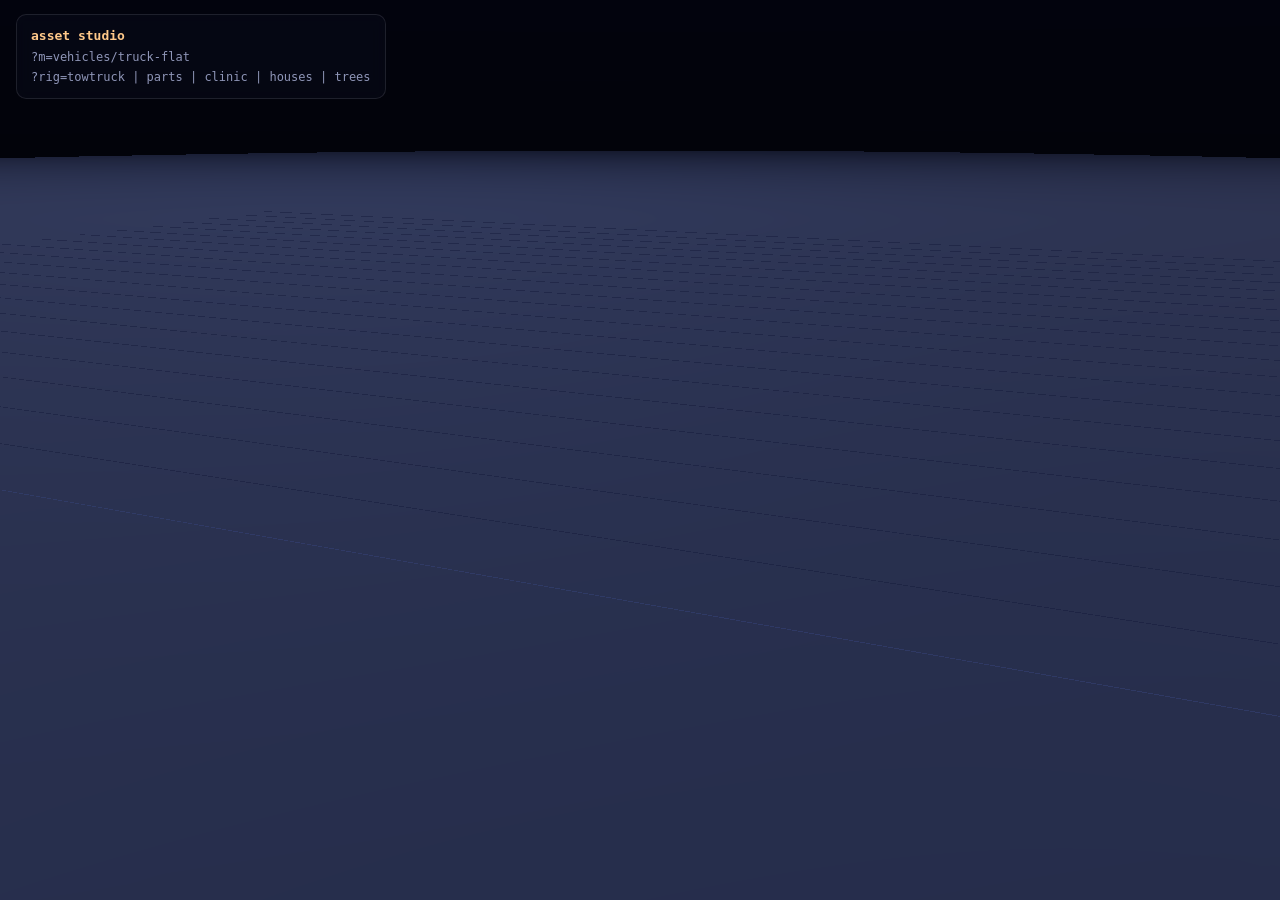
<file: lab/asset.html>
<!DOCTYPE html>
<html lang="en">
<head>
  <meta charset="UTF-8" />
  <meta name="viewport" content="width=device-width, initial-scale=1.0" />
  <title>Dream Create — asset studio</title>
  <link rel="icon" href="data:," />
  <style>
    html,body{margin:0;height:100%;background:#0e1020;overflow:hidden;
      font-family:ui-monospace,SFMono-Regular,Menlo,monospace;color:#dfe3f5}
    canvas{display:block}
    .hud{position:fixed;left:16px;top:14px;z-index:10;font-size:12px;line-height:1.7;
      background:rgba(10,12,26,.55);backdrop-filter:blur(8px);padding:10px 14px;border-radius:10px;
      border:1px solid rgba(255,255,255,.1);max-width:340px}
    .hud b{color:#ffc98a;font-size:13px}
    .hud .dim{color:#8f96b8}
    .err{color:#ff9a8a}
  </style>
  <script type="importmap">
  { "imports": { "three": "../assets/vendor/three.module.js", "three/addons/": "../assets/vendor/jsm/" } }
  </script>
</head>
<body>
  <canvas id="c"></canvas>
  <div class="hud" id="hud">loading…</div>
  <script type="module" src="asset.js"></script>
</body>
</html>
</file>
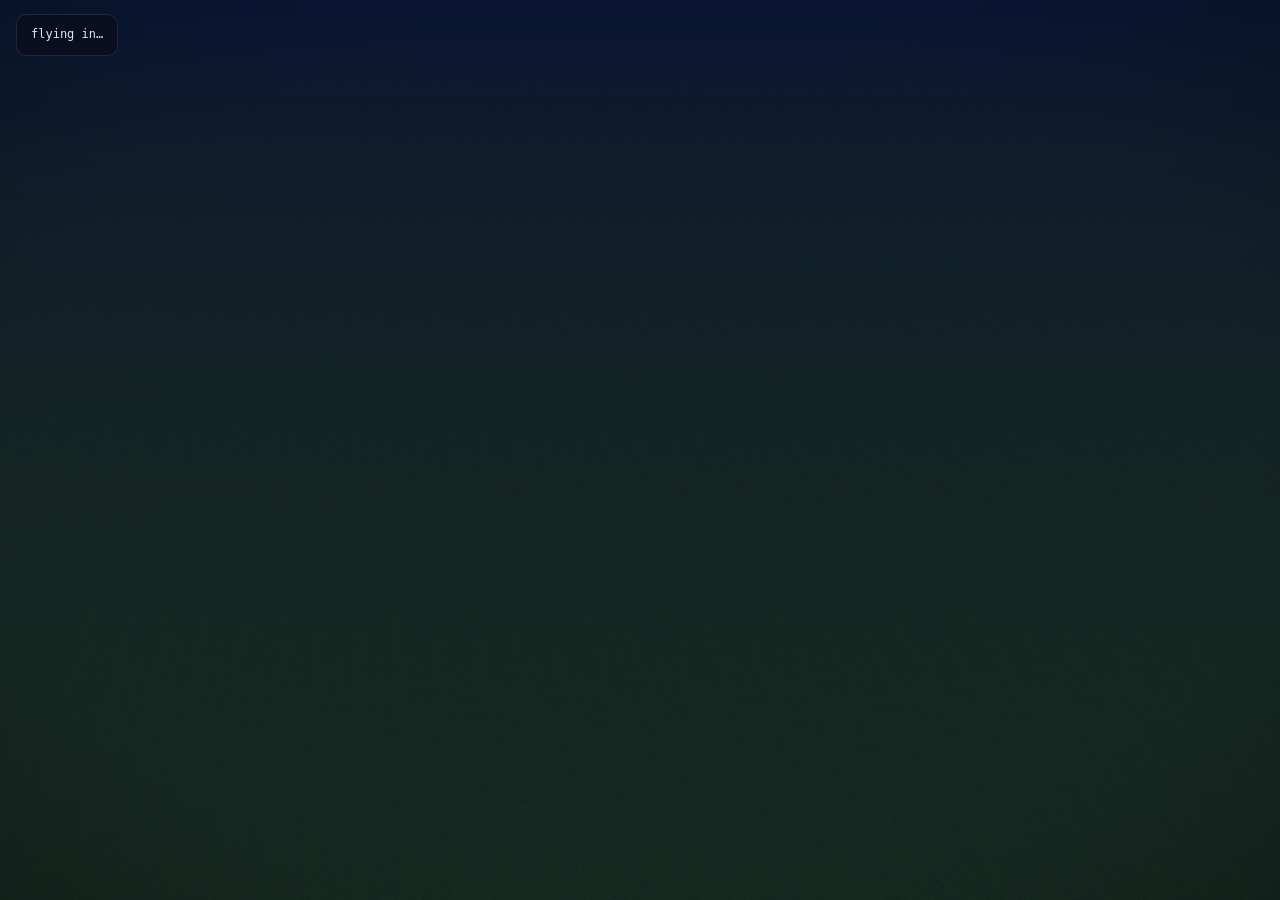
<file: lab/town.html>
<!DOCTYPE html>
<html lang="en">
<head>
  <meta charset="UTF-8" />
  <meta name="viewport" content="width=device-width, initial-scale=1.0" />
  <title>Dream Create — town</title>
  <link rel="icon" href="data:," />
  <style>
    html,body{margin:0;height:100%;background:#0b1024;overflow:hidden;
      font-family:ui-monospace,SFMono-Regular,Menlo,monospace;color:#dfe3f5}
    canvas{display:block}
    .hud{position:fixed;left:16px;top:14px;z-index:10;font-size:12px;line-height:1.65;
      background:rgba(10,12,26,.55);backdrop-filter:blur(8px);padding:10px 14px;border-radius:10px;
      border:1px solid rgba(255,255,255,.1);max-width:360px}
    .hud b{color:#ffc98a}
    .hud .dim{color:#8f96b8}
  </style>
  <script type="importmap">
  { "imports": { "three": "../assets/vendor/three.module.js", "three/addons/": "../assets/vendor/jsm/" } }
  </script>
</head>
<body>
  <canvas id="c"></canvas>
  <div class="hud" id="hud">building town…</div>
  <script type="module" src="town.js"></script>
</body>
</html>
</file>
<file: assets/css/app.css>
/* =========================================================
   Dream Create — the dreamworld of Dustin
   A WebGL cloud-flight with a glass UI floating over it.
   Palette: blues, teals, cloud-white, soft dawn glow.
   ========================================================= */

:root {
  --sky-deep:   #0c2a55;
  --sky-mid:    #1f5fa8;
  --teal:       #2fa9c9;
  --teal-bright:#7fe3f0;
  --cloud:      #eaf6ff;
  --dawn:       #ffd9c2;
  --ink:        #eaf4ff;
  --ink-soft:   rgba(234,244,255,.72);
  --ink-faint:  rgba(234,244,255,.5);

  --glass:      rgba(255,255,255,.08);
  --glass-line: rgba(255,255,255,.3);
  --glass-deep: rgba(8,24,52,.55);

  --display: "Cormorant Garamond", Georgia, serif;
  --body:    "Inter", system-ui, sans-serif;

  --maxw: 1180px;
  --pad: clamp(20px, 5vw, 56px);
  --ease: cubic-bezier(0.16, 1, 0.3, 1);
}

*, *::before, *::after { box-sizing: border-box; }
html { -webkit-text-size-adjust: 100%; }
html, body { margin: 0; }
body {
  font-family: var(--body); color: var(--ink);
  background: linear-gradient(180deg, #0a2350 0%, #14508f 42%, #2f9fc0 74%, #bfeaf2 100%);
  line-height: 1.6; font-size: clamp(15px,.5vw+13.6px,16.5px);
  overflow-x: hidden; -webkit-font-smoothing: antialiased;
}
img, svg { display: block; max-width: 100%; }
a { color: inherit; text-decoration: none; }
button { font-family: inherit; cursor: pointer; border: none; background: none; color: inherit; }
h1,h2,h3 { margin: 0; font-weight: 400; }
::selection { background: var(--teal-bright); color: #06283f; }

@media (prefers-reduced-motion: reduce) {
  *, *::before, *::after { animation-duration: .001ms !important; animation-iteration-count: 1 !important; transition-duration: .001ms !important; }
  html { scroll-behavior: auto; }
}

.display, .hero__title, .scene__title, .card__name, .ethos__quote, .brand__name, .footer__brand, .form-success h3 {
  font-family: var(--display); font-weight: 300; letter-spacing: -.01em; line-height: 1.02;
}
em { font-style: italic; }

/* ---------- WebGL canvas + sky fallback ---------- */
.dream-canvas { position: fixed; inset: 0; width: 100vw; height: 100vh; z-index: 0; display: block; }
.sky-fallback { position: fixed; inset: 0; z-index: -1; overflow: hidden;
  background: radial-gradient(120% 80% at 70% 12%, #bfeef4 0%, transparent 42%),
              linear-gradient(180deg, #0a2350 0%, #14508f 40%, #2f9fc0 72%, #cdeef2 100%); }
.sky-fallback__cloud { position: absolute; border-radius: 50%; filter: blur(40px); opacity: .5; background: #eaf6ff; }
.c1 { width: 46vw; height: 46vw; top: 8%; left: -8%; animation: sky-drift 60s ease-in-out infinite; }
.c2 { width: 34vw; height: 34vw; top: 44%; right: -6%; opacity: .38; animation: sky-drift 80s ease-in-out infinite reverse; }
.c3 { width: 28vw; height: 28vw; top: 70%; left: 30%; opacity: .32; animation: sky-drift 70s ease-in-out infinite; }
@keyframes sky-drift { 0%,100%{transform:translate(0,0)} 50%{transform:translate(6%,-4%)} }
/* when WebGL runs, hide the CSS clouds (canvas paints the sky) */
body:not(.no-webgl) .sky-fallback__cloud { opacity: 0; }

.vignette { position: fixed; inset: 0; z-index: 1; pointer-events: none;
  background: radial-gradient(120% 100% at 50% 40%, transparent 52%, rgba(5,18,40,.42) 100%); }

/* Glowing cursor (desktop only) */
.cursor { position: fixed; top: 0; left: 0; width: 26px; height: 26px; border-radius: 50%; z-index: 60; pointer-events: none;
  transform: translate(-50%, -50%); mix-blend-mode: screen; opacity: 0; transition: opacity .5s, width .3s var(--ease), height .3s var(--ease);
  background: radial-gradient(circle, rgba(160,240,255,.9), rgba(90,200,230,.35) 40%, transparent 70%); }
body.has-cursor .cursor { opacity: 1; }
.cursor.is-hover { width: 54px; height: 54px; }
@media (hover: none) { .cursor { display: none; } }

/* Ambient sound toggle */
.sound { position: fixed; left: 24px; bottom: 22px; z-index: 40; display: inline-flex; align-items: center; gap: 10px;
  padding: 9px 15px 9px 12px; border-radius: 100px; background: rgba(8,26,54,.4); backdrop-filter: blur(10px);
  border: 1px solid rgba(255,255,255,.16); color: var(--ink-soft); font-size: 11px; letter-spacing: .18em; text-transform: uppercase;
  transition: color .3s, border-color .3s, background .3s; }
.sound:hover { color: var(--ink); border-color: var(--glass-line); }
.sound__bars { display: inline-flex; align-items: flex-end; gap: 2.5px; height: 14px; }
.sound__bars span { width: 2.5px; height: 4px; background: currentColor; border-radius: 2px; }
.sound.is-on { color: var(--teal-bright); border-color: rgba(127,227,240,.4); }
.sound.is-on .sound__bars span { animation: eq .9s ease-in-out infinite; }
.sound.is-on .sound__bars span:nth-child(2){ animation-delay:.2s } .sound.is-on .sound__bars span:nth-child(3){ animation-delay:.4s } .sound.is-on .sound__bars span:nth-child(4){ animation-delay:.15s }
@keyframes eq { 0%,100%{height:4px} 50%{height:14px} }

/* ---------- Loader ---------- */
.loader { position: fixed; inset: 0; z-index: 500; display: grid; place-content: center; justify-items: center; gap: 22px;
  background: linear-gradient(180deg, #0a2350, #14508f); transition: opacity 1s var(--ease), visibility 1s; }
.loader__ring { width: 46px; height: 46px; border-radius: 50%; border: 1.5px solid rgba(255,255,255,.18); border-top-color: var(--teal-bright); animation: spin 1s linear infinite; }
@keyframes spin { to { transform: rotate(360deg); } }
.loader__word { font-family: var(--display); font-style: italic; font-size: 20px; color: var(--ink-soft); letter-spacing: .02em; }
body.ready .loader { opacity: 0; visibility: hidden; }

/* ---------- Content sits above canvas ---------- */
.nav, .progress, main, .footer { position: relative; z-index: 10; }

/* ---------- Nav ---------- */
.nav { position: fixed; inset: 0 0 auto 0; z-index: 30; display: flex; align-items: center; justify-content: space-between;
  gap: 20px; padding: 22px var(--pad); transition: padding .5s var(--ease); }
.nav.is-scrolled { padding-top: 14px; padding-bottom: 14px; }
.nav.is-scrolled::before { content: ""; position: absolute; inset: 0; z-index: -1; background: rgba(8,28,58,.4); backdrop-filter: blur(14px); -webkit-backdrop-filter: blur(14px); border-bottom: 1px solid rgba(255,255,255,.1); }
.brand { display: flex; flex-direction: column; line-height: 1.05; }
.brand__name { font-family: var(--display); font-weight: 400; font-size: 24px; letter-spacing: .01em; }
.brand__amp { color: var(--teal-bright); margin: 0 2px; }
.brand__by { font-size: 10px; letter-spacing: .24em; text-transform: uppercase; color: var(--ink-faint); font-weight: 400; }
.nav__links { display: flex; gap: 6px; }
.nav__links a { font-size: 13.5px; font-weight: 400; letter-spacing: .04em; padding: 9px 16px; border-radius: 100px; color: var(--ink-soft); position: relative; transition: color .35s, background .35s; }
.nav__links a:hover { color: var(--ink); background: rgba(255,255,255,.08); }
.nav__burger { display: none; flex-direction: column; gap: 6px; padding: 8px; }
.nav__burger span { width: 22px; height: 1.4px; background: var(--ink); transition: transform .5s var(--ease), opacity .3s; }
.nav__burger.is-open span:nth-child(1){ transform: translateY(3.7px) rotate(45deg); }
.nav__burger.is-open span:nth-child(2){ transform: translateY(-3.7px) rotate(-45deg); }

.progress { position: fixed; top: 0; left: 0; right: 0; height: 2px; z-index: 40; pointer-events: none; }
.progress span { display: block; height: 100%; width: 0; background: linear-gradient(90deg, var(--teal), var(--teal-bright)); box-shadow: 0 0 12px var(--teal-bright); }

/* ---------- Scenes (scroll stops) ---------- */
.scene { position: relative; min-height: 100vh; display: flex; align-items: center; padding: 120px var(--pad); }
.scene--hero, .scene--intro, .scene--ethos, .scene--contact { justify-content: center; text-align: center; }
.scene > * { max-width: var(--maxw); width: 100%; margin: 0 auto; position: relative; }
/* soft scrim so light text stays legible over bright clouds */
.hero, .intro, .ethos, .contact > .contact { }
.scene--hero .hero::before, .scene--intro .intro::before, .scene--ethos .ethos::before {
  content: ""; position: absolute; inset: -75% -30%; z-index: -1; pointer-events: none;
  background: radial-gradient(closest-side, rgba(5,18,42,.34), rgba(5,18,42,.14) 48%, transparent 80%);
}
.hero__title, .scene__title, .ethos__quote { text-shadow: 0 2px 44px rgba(4,16,40,.65), 0 1px 6px rgba(4,16,40,.4); }
.kicker, .hero__lede, .scene__sub, .ethos__by { text-shadow: 0 1px 20px rgba(4,16,40,.5); }

.kicker { font-size: 12px; font-weight: 500; letter-spacing: .34em; text-transform: uppercase; color: var(--teal-bright); margin: 0 0 22px; text-shadow: 0 0 20px rgba(127,227,240,.5); }
.kicker--center { text-align: center; }

/* Hero */
.hero { max-width: 860px; }
.hero__title { font-size: clamp(58px, 12vw, 168px); line-height: .92; letter-spacing: -.02em; text-shadow: 0 6px 60px rgba(6,30,60,.5); }
.hero__title em { color: var(--cloud); }
.hero__lede { font-size: clamp(17px,1.7vw,22px); font-weight: 300; color: var(--ink-soft); max-width: 560px; margin: 30px auto 0; line-height: 1.6; }
.scroll-down { display: inline-flex; flex-direction: column; align-items: center; gap: 12px; margin-top: 54px; font-size: 11px; letter-spacing: .28em; text-transform: uppercase; color: var(--ink-faint); }
.scroll-down__arrow { width: 1px; height: 46px; background: linear-gradient(var(--teal-bright), transparent); position: relative; overflow: hidden; }
.scroll-down__arrow::after { content: ""; position: absolute; top: 0; left: 0; width: 100%; height: 40%; background: var(--teal-bright); animation: fall 2.2s var(--ease) infinite; }
@keyframes fall { 0%{transform:translateY(-100%)} 100%{transform:translateY(300%)} }

/* Intro / section titles */
.scene__title { font-size: clamp(40px,7vw,96px); line-height: .98; }
.scene__title em { color: var(--cloud); }
.scene__sub { font-size: clamp(16px,1.5vw,19px); font-weight: 300; color: var(--ink-soft); max-width: 520px; margin: 24px auto 0; }

/* ---------- Glass app cards ---------- */
.scene--app { align-items: center; }
.card { max-width: 440px; width: 100%; margin: 0; padding: clamp(28px,3vw,44px);
  background: var(--glass-deep); backdrop-filter: blur(20px) saturate(1.2); -webkit-backdrop-filter: blur(20px) saturate(1.2);
  border: 1px solid var(--glass-line); border-radius: 26px;
  box-shadow: 0 30px 80px rgba(5,20,45,.4), inset 0 1px 0 rgba(255,255,255,.22); }
.card--right { margin-left: auto; }
.card--left { margin-right: auto; }
.card { transition: transform .6s var(--ease), box-shadow .6s var(--ease), border-color .5s; }
.card:hover { transform: translateY(-6px); border-color: rgba(127,227,240,.45);
  box-shadow: 0 40px 100px rgba(5,20,45,.5), inset 0 1px 0 rgba(255,255,255,.28), 0 0 60px rgba(127,227,240,.12); }
.card__index { font-size: 11px; font-weight: 500; letter-spacing: .22em; text-transform: uppercase; color: var(--teal-bright); margin: 0 0 18px; }
.card__name { font-size: clamp(34px,4vw,52px); line-height: 1; }
.card__name em { color: var(--teal-bright); font-size: .62em; display: inline-block; }
.card__tag { font-family: var(--display); font-style: italic; font-size: 18px; color: var(--ink-soft); margin: 8px 0 18px; }
.card__text { color: var(--ink-soft); font-weight: 300; margin: 0 0 26px; line-height: 1.7; }
.card__link { display: inline-flex; align-items: center; gap: 8px; font-size: 14px; font-weight: 500; letter-spacing: .02em; color: var(--ink);
  padding-bottom: 4px; border-bottom: 1px solid var(--teal-bright); }
.card__link svg { transition: transform .5s var(--ease); }
.card__link:hover svg { transform: translate(3px,-3px); }

/* Ethos */
.ethos { max-width: 900px; }
.ethos__quote { font-size: clamp(30px,5vw,64px); font-weight: 300; line-height: 1.24; }
.ethos__quote em { color: var(--teal-bright); font-style: italic; }
.ethos__by { font-family: var(--display); font-style: italic; font-size: 19px; color: var(--ink-faint); margin: 28px 0 0; }

/* ---------- Contact ---------- */
.contact { max-width: 560px; }
.contact__form { position: relative; margin: 40px auto 0; display: grid; gap: 18px; text-align: left;
  background: var(--glass-deep); backdrop-filter: blur(20px); -webkit-backdrop-filter: blur(20px);
  border: 1px solid var(--glass-line); border-radius: 26px; padding: clamp(26px,3vw,40px);
  box-shadow: 0 30px 80px rgba(5,20,45,.4), inset 0 1px 0 rgba(255,255,255,.2); }
.field__err { display: none; font-size: 11.5px; letter-spacing: .02em; color: #ffd0c0; margin-top: 7px; }
.field input, .field textarea {
  width: 100%; font-family: inherit; font-size: 15px; color: var(--ink);
  background: rgba(255,255,255,.06); border: 1px solid rgba(255,255,255,.18); border-radius: 14px;
  padding: 14px 16px; transition: border-color .35s, background .35s; }
.field input::placeholder, .field textarea::placeholder { color: var(--ink-faint); }
.field textarea { resize: vertical; min-height: 84px; }
.field input:focus, .field textarea:focus { outline: none; border-color: var(--teal-bright); background: rgba(255,255,255,.1); box-shadow: 0 0 0 4px rgba(127,227,240,.14); }
.field.is-invalid input, .field.is-invalid textarea { border-color: #f0a58f; }
.field.is-invalid .field__err { display: block; }
.btn { display: inline-flex; align-items: center; justify-content: center; gap: 9px; width: 100%;
  font-size: 15px; font-weight: 500; letter-spacing: .01em; color: #06283f; padding: 15px 24px; border-radius: 100px;
  background: linear-gradient(120deg, var(--teal-bright), #b8f0f6); box-shadow: 0 12px 34px rgba(127,227,240,.36);
  transition: transform .4s var(--ease), box-shadow .4s var(--ease); }
.btn:hover { transform: translateY(-2px); box-shadow: 0 18px 44px rgba(127,227,240,.5); }
.btn svg { transition: transform .4s var(--ease); }
.btn:hover svg { transform: translateX(3px); }
.contact__mail { text-align: center; font-size: 13px; color: var(--ink-faint); margin: 4px 0 0; }
.contact__mail a { color: var(--teal-bright); border-bottom: 1px solid transparent; }
.contact__mail a:hover { border-bottom-color: var(--teal-bright); }
.form-success { position: absolute; inset: 0; display: flex; flex-direction: column; align-items: center; justify-content: center; text-align: center;
  gap: 8px; padding: 30px; border-radius: 26px; background: rgba(9,32,64,.72); backdrop-filter: blur(24px); animation: rise .8s var(--ease); }
.form-success[hidden] { display: none; }
.form-success__glow { width: 60px; height: 60px; border-radius: 50%; background: radial-gradient(circle, var(--teal-bright), transparent 70%); animation: pulse 3s ease-in-out infinite; }
@keyframes pulse { 0%,100%{transform:scale(1);opacity:.85} 50%{transform:scale(1.15);opacity:1} }
.form-success h3 { font-size: 30px; }
.form-success p { color: var(--ink-soft); font-weight: 300; margin: 0; max-width: 280px; }
@keyframes rise { from { opacity: 0; transform: translateY(12px);} to { opacity: 1; transform: none;} }

/* ---------- Footer ---------- */
.footer { text-align: center; padding: 80px var(--pad) 60px; }
.footer__brand { font-family: var(--display); font-size: 30px; margin: 0 0 10px; }
.footer__brand span { color: var(--teal-bright); }
.footer__line { color: var(--ink-soft); font-weight: 300; margin: 0; }
.footer__copy { color: var(--ink-faint); font-size: 12px; margin: 8px 0 0; letter-spacing: .1em; }

/* ---------- Reveal ---------- */
.reveal { opacity: 0; transform: translateY(24px); transition: opacity 1.1s var(--ease), transform 1.1s var(--ease); }
.reveal.is-in { opacity: 1; transform: none; }
body.is-loading .reveal { transition: none; }

/* ---------- Responsive ---------- */
@media (max-width: 780px) {
  .nav__links { display: none; }
  .nav__burger { display: flex; }
  .nav__links.is-open { display: flex; flex-direction: column; position: absolute; top: 100%; left: 12px; right: 12px;
    background: rgba(8,28,58,.9); backdrop-filter: blur(18px); padding: 12px; border-radius: 20px; gap: 2px; border: 1px solid rgba(255,255,255,.12); }
  .nav__links.is-open a { padding: 13px 16px; }
  .card--left, .card--right { margin-left: auto; margin-right: auto; }
  .scene { min-height: 92vh; }
}
</file>
<file: apps/real-estate/assets/css/styles.css>
/* =========================================================
   Dream Create Real Estate Media
   A fancy-but-cute design system for a real estate
   photography & videography studio.
   ========================================================= */

/* ---------- Design tokens ---------- */
:root {
  /* Brand palette */
  --cream:      #fbf3ea;
  --cream-2:    #fff9f2;
  --blush:      #f6d8d0;
  --blush-2:    #eab8b1;
  --clay:       #d98c6a;
  --clay-2:     #c97b5a;
  --sage:       #a9bfa0;
  --sage-2:     #8da982;
  --gold:       #e0b978;
  --gold-2:     #c99b5b;
  --plum:       #5b3a4b;
  --ink:        #3a3231;
  --ink-soft:   #6a5d59;
  --sky:        #cfe7f0;

  /* Theme-driven (day defaults) */
  --bg:            var(--cream);
  --bg-alt:        var(--cream-2);
  --surface:       #ffffff;
  --surface-2:     #fff6ee;
  --text:          var(--ink);
  --text-soft:     var(--ink-soft);
  --accent:        var(--clay);
  --accent-2:      var(--clay-2);
  --accent-warm:   var(--gold);
  --line:          #eaddd0;
  --shadow-rgb:    91, 58, 75;
  --heading:       var(--plum);

  /* Scene */
  --sky-top:    #bfe3f2;
  --sky-bot:    #ffe9d6;
  --sun-op:     1;
  --moon-op:    0;
  --star-op:    0;
  --firefly-op: 0;
  --win-glow:   0;
  --hill-back:  #bcd6b4;
  --hill-front: #9cc08f;

  /* Type */
  --display: "Fraunces", "Georgia", serif;
  --body:    "Nunito", system-ui, sans-serif;
  --hand:    "Caveat", cursive;

  /* Rhythm */
  --radius:    22px;
  --radius-sm: 14px;
  --radius-lg: 34px;
  --maxw:      1200px;
  --ease:      cubic-bezier(.22,.9,.3,1);
  --ease-bounce: cubic-bezier(.34,1.56,.64,1);

  --shadow-sm: 0 4px 14px rgba(var(--shadow-rgb), .08);
  --shadow-md: 0 14px 40px rgba(var(--shadow-rgb), .12);
  --shadow-lg: 0 30px 70px rgba(var(--shadow-rgb), .18);
}

/* Night theme */
[data-theme="night"] {
  --bg:          #171a2e;
  --bg-alt:      #1e2240;
  --surface:     #242847;
  --surface-2:   #2b2f52;
  --text:        #efe7f0;
  --text-soft:   #b9b2cc;
  --accent:      #f0a878;
  --accent-2:    #eab8b1;
  --accent-warm: #f6c87b;
  --line:        #34385f;
  --shadow-rgb:  6, 6, 20;
  --heading:     #f7e7d8;

  --sky-top:    #10132a;
  --sky-bot:    #2a2350;
  --sun-op:     0;
  --moon-op:    1;
  --star-op:    1;
  --firefly-op: 1;
  --win-glow:   1;
  --hill-back:  #26305a;
  --hill-front: #1c2447;
}

/* ---------- Reset & base ---------- */
*, *::before, *::after { box-sizing: border-box; }
html { scroll-behavior: smooth; -webkit-text-size-adjust: 100%; }
@media (prefers-reduced-motion: reduce) {
  html { scroll-behavior: auto; }
  *, *::before, *::after { animation-duration: .001ms !important; animation-iteration-count: 1 !important; transition-duration: .001ms !important; }
}

body {
  margin: 0;
  font-family: var(--body);
  color: var(--text);
  background: var(--bg);
  line-height: 1.65;
  font-size: clamp(15px, 1vw + 13px, 17px);
  overflow-x: hidden;
  transition: background .6s var(--ease), color .6s var(--ease);
}

img, svg { display: block; max-width: 100%; }
a { color: inherit; text-decoration: none; }
button { font-family: inherit; cursor: pointer; border: none; background: none; color: inherit; }

h1, h2, h3 { font-family: var(--display); color: var(--heading); line-height: 1.05; font-weight: 700; letter-spacing: -.01em; margin: 0; }
.fancy { font-style: italic; font-weight: 500; color: var(--accent); position: relative; white-space: nowrap; }

em { color: var(--accent-2); font-style: italic; }

::selection { background: var(--blush-2); color: var(--plum); }

/* ---------- Layout helpers ---------- */
.section { max-width: var(--maxw); margin: 0 auto; padding: clamp(64px, 9vw, 130px) clamp(20px, 5vw, 40px); position: relative; }
.section__head { max-width: 680px; margin: 0 auto clamp(38px, 5vw, 64px); text-align: center; }
.section__title { font-size: clamp(30px, 5vw, 54px); margin: 12px 0 14px; }
.section__sub { color: var(--text-soft); font-size: clamp(16px, 1.5vw, 19px); margin: 0; }

.eyebrow {
  display: inline-flex; align-items: center; gap: 9px;
  font-family: var(--body); font-weight: 800; text-transform: uppercase;
  letter-spacing: .14em; font-size: 12.5px; color: var(--accent-2);
  background: color-mix(in srgb, var(--blush) 55%, transparent);
  padding: 7px 15px; border-radius: 100px;
}
[data-theme="night"] .eyebrow { background: color-mix(in srgb, var(--accent-2) 18%, transparent); }
.eyebrow--center { }
.eyebrow__dot { width: 8px; height: 8px; border-radius: 50%; background: var(--accent); box-shadow: 0 0 0 4px color-mix(in srgb, var(--accent) 22%, transparent); animation: pulse 2.4s var(--ease) infinite; }
@keyframes pulse { 0%,100%{transform:scale(1);opacity:1} 50%{transform:scale(1.35);opacity:.7} }

/* ---------- Buttons ---------- */
.btn {
  --btn-bg: var(--accent);
  display: inline-flex; align-items: center; justify-content: center; gap: 10px;
  font-weight: 800; font-size: 15px; letter-spacing: .01em;
  padding: 13px 22px; border-radius: 100px;
  transition: transform .3s var(--ease-bounce), box-shadow .3s var(--ease), background .3s;
  will-change: transform; position: relative; white-space: nowrap;
}
.btn svg { transition: transform .3s var(--ease); }
.btn--primary { background: linear-gradient(135deg, var(--accent), var(--accent-2)); color: #fff; box-shadow: 0 10px 24px color-mix(in srgb, var(--accent) 40%, transparent); }
.btn--primary:hover { transform: translateY(-3px) scale(1.02); box-shadow: 0 16px 34px color-mix(in srgb, var(--accent) 52%, transparent); }
.btn--primary:hover svg { transform: translateX(4px); }
.btn--ghost { background: var(--surface); color: var(--heading); box-shadow: var(--shadow-sm); border: 1.5px solid var(--line); }
.btn--ghost:hover { transform: translateY(-3px); box-shadow: var(--shadow-md); }
.btn--lg { padding: 16px 30px; font-size: 16.5px; }
.btn--block { width: 100%; }
.btn:active { transform: translateY(-1px) scale(.99); }
.btn:focus-visible, a:focus-visible, button:focus-visible, input:focus-visible, select:focus-visible, textarea:focus-visible {
  outline: 3px solid var(--accent-warm); outline-offset: 3px;
}

/* =========================================================
   NAVIGATION
   ========================================================= */
.nav {
  position: fixed; top: 0; left: 0; right: 0; z-index: 100;
  display: flex; align-items: center; justify-content: space-between;
  gap: 20px; padding: 14px clamp(16px, 5vw, 40px);
  transition: background .4s var(--ease), box-shadow .4s var(--ease), padding .4s var(--ease);
}
.nav.is-scrolled {
  background: color-mix(in srgb, var(--bg) 82%, transparent);
  backdrop-filter: blur(16px) saturate(1.2);
  -webkit-backdrop-filter: blur(16px) saturate(1.2);
  box-shadow: 0 6px 24px rgba(var(--shadow-rgb), .1);
  padding-top: 10px; padding-bottom: 10px;
}

.brand { display: inline-flex; align-items: center; gap: 12px; }
.brand__mark { display: grid; place-items: center; transition: transform .5s var(--ease-bounce); }
.brand:hover .brand__mark { transform: rotate(-6deg) scale(1.08); }
.brand__roof { fill: var(--accent); }
.brand__door { fill: var(--plum); }
[data-theme="night"] .brand__door { fill: var(--accent-warm); }
.brand__win { fill: var(--sky); transition: fill .5s; }
[data-theme="night"] .brand__win { fill: var(--accent-warm); }
.brand__heart-dot { fill: var(--blush-2); }
.brand__text { display: flex; flex-direction: column; line-height: 1; }
.brand__name { font-family: var(--display); font-weight: 900; font-size: 20px; color: var(--heading); letter-spacing: -.01em; }
.brand__sub { font-family: var(--body); font-weight: 700; font-size: 10.5px; letter-spacing: .22em; text-transform: uppercase; color: var(--accent-2); }

.nav__links { display: flex; gap: 4px; }
.nav__links a {
  font-weight: 700; font-size: 15px; padding: 9px 15px; border-radius: 100px;
  color: var(--text-soft); position: relative; transition: color .25s, background .25s;
}
.nav__links a::after {
  content: ""; position: absolute; left: 15px; right: 15px; bottom: 5px; height: 2px;
  background: var(--accent); border-radius: 2px; transform: scaleX(0); transform-origin: left;
  transition: transform .3s var(--ease);
}
.nav__links a:hover { color: var(--heading); }
.nav__links a:hover::after { transform: scaleX(1); }

.nav__actions { display: flex; align-items: center; gap: 12px; }

/* Day/Night toggle */
.theme-toggle { padding: 0; border-radius: 100px; }
.theme-toggle__track {
  display: block; width: 58px; height: 30px; border-radius: 100px; position: relative;
  background: linear-gradient(120deg, #8fd0ee, #ffd9a8);
  box-shadow: inset 0 2px 6px rgba(0,0,0,.15); transition: background .5s var(--ease);
}
[data-theme="night"] .theme-toggle__track { background: linear-gradient(120deg, #1a1c3a, #3a2f5e); }
.theme-toggle__thumb {
  position: absolute; top: 3px; left: 3px; width: 24px; height: 24px; border-radius: 50%;
  background: #fff; display: grid; place-items: center; color: var(--gold-2);
  box-shadow: 0 2px 6px rgba(0,0,0,.25); transition: transform .5s var(--ease-bounce), color .4s;
}
[data-theme="night"] .theme-toggle__thumb { transform: translateX(28px); color: #b9b2cc; }
.theme-toggle .icon-moon { display: none; }
[data-theme="night"] .theme-toggle .icon-sun { display: none; }
[data-theme="night"] .theme-toggle .icon-moon { display: block; }

.nav__burger { display: none; flex-direction: column; gap: 5px; padding: 8px; }
.nav__burger span { width: 24px; height: 2.5px; background: var(--heading); border-radius: 3px; transition: transform .35s var(--ease), opacity .3s; }
.nav__burger.is-open span:nth-child(1) { transform: translateY(7.5px) rotate(45deg); }
.nav__burger.is-open span:nth-child(2) { opacity: 0; }
.nav__burger.is-open span:nth-child(3) { transform: translateY(-7.5px) rotate(-45deg); }

/* =========================================================
   HERO
   ========================================================= */
.hero {
  position: relative; min-height: 100svh; display: flex; flex-direction: column;
  align-items: center; justify-content: center; text-align: center;
  padding: 120px 20px clamp(260px, 34vh, 380px); overflow: hidden;
}
.hero__scene { position: absolute; inset: 0; z-index: 0; }

.sky { position: absolute; inset: 0; background: linear-gradient(180deg, var(--sky-top) 0%, var(--sky-bot) 78%); transition: background 1s var(--ease); }

/* Stars */
.stars { position: absolute; inset: 0; opacity: var(--star-op); transition: opacity 1s var(--ease); pointer-events: none; }
.stars::before, .stars::after {
  content: ""; position: absolute; inset: 0;
  background-image:
    radial-gradient(1.5px 1.5px at 10% 20%, #fff, transparent),
    radial-gradient(1.5px 1.5px at 25% 12%, #fff, transparent),
    radial-gradient(2px 2px at 40% 26%, #fff, transparent),
    radial-gradient(1.5px 1.5px at 55% 8%, #fff, transparent),
    radial-gradient(1px 1px at 68% 22%, #fff, transparent),
    radial-gradient(2px 2px at 78% 14%, #fff, transparent),
    radial-gradient(1.5px 1.5px at 88% 28%, #fff, transparent),
    radial-gradient(1px 1px at 92% 10%, #fff, transparent),
    radial-gradient(1.5px 1.5px at 33% 34%, #fff, transparent),
    radial-gradient(1px 1px at 62% 36%, #fff, transparent);
  animation: twinkle 4s ease-in-out infinite;
}
.stars::after { animation-delay: 2s; transform: translateY(6px); opacity: .6; }
@keyframes twinkle { 0%,100%{opacity:.35} 50%{opacity:1} }

/* Sun & Moon */
.celestial { position: absolute; top: 12%; right: 14%; width: 96px; height: 96px; }
.sun {
  position: absolute; inset: 0; border-radius: 50%;
  background: radial-gradient(circle at 40% 40%, #fff2c9, #ffd06b 60%, #ffb347);
  box-shadow: 0 0 60px 18px rgba(255, 200, 90, .55); opacity: var(--sun-op);
  transition: opacity 1s var(--ease);
  animation: floaty 7s ease-in-out infinite;
}
.moon {
  position: absolute; inset: 0; border-radius: 50%;
  background: radial-gradient(circle at 38% 38%, #fdfbff, #d8d4ea 70%, #b9b2cc);
  box-shadow: 0 0 50px 12px rgba(230, 226, 255, .35); opacity: var(--moon-op);
  transition: opacity 1s var(--ease); animation: floaty 7s ease-in-out infinite;
}
.moon span { position: absolute; border-radius: 50%; background: rgba(150,142,180,.35); }
.moon span:nth-child(1){ width:14px;height:14px;top:22px;left:30px }
.moon span:nth-child(2){ width:9px;height:9px;top:48px;left:52px }
.moon span:nth-child(3){ width:11px;height:11px;top:58px;left:22px }
@keyframes floaty { 0%,100%{transform:translateY(0)} 50%{transform:translateY(-12px)} }

/* Clouds */
.cloud { position: absolute; background: #fff; border-radius: 100px; opacity: .9; filter: blur(.3px); }
.cloud::before, .cloud::after { content:""; position:absolute; background:#fff; border-radius:50%; }
[data-theme="night"] .cloud { background: #3a3560; opacity: .5; }
[data-theme="night"] .cloud::before, [data-theme="night"] .cloud::after { background:#3a3560; }
.cloud--1 { width: 120px; height: 34px; top: 20%; left: -160px; animation: drift 42s linear infinite; }
.cloud--1::before { width: 54px; height: 54px; top: -22px; left: 20px; }
.cloud--1::after  { width: 40px; height: 40px; top: -14px; left: 62px; }
.cloud--2 { width: 90px; height: 26px; top: 34%; left: -140px; animation: drift 60s linear infinite; animation-delay: -20s; opacity: .75; }
.cloud--2::before { width: 40px; height: 40px; top: -16px; left: 16px; }
.cloud--2::after  { width: 30px; height: 30px; top: -10px; left: 48px; }
.cloud--3 { width: 150px; height: 40px; top: 12%; left: -200px; animation: drift 52s linear infinite; animation-delay: -35s; }
.cloud--3::before { width: 64px; height: 64px; top: -26px; left: 24px; }
.cloud--3::after  { width: 46px; height: 46px; top: -16px; left: 74px; }
@keyframes drift { to { transform: translateX(calc(100vw + 260px)); } }

/* Drone */
.drone { position: absolute; top: 24%; left: 16%; animation: droneHover 5s ease-in-out infinite; }
@keyframes droneHover { 0%,100%{transform:translateY(0) rotate(-2deg)} 50%{transform:translateY(-16px) rotate(2deg)} }
.drone__props { animation: spin .12s linear infinite; transform-origin: center; }
.drone__lens { animation: lensPulse 2s ease-in-out infinite; }
@keyframes lensPulse { 0%,100%{fill:#f6c87b} 50%{fill:#ff6b6b} }
@keyframes spin { to { transform: rotate(360deg); } }

/* Balloon */
.balloon { position: absolute; top: 30%; right: 20%; animation: balloonFloat 9s ease-in-out infinite; }
@keyframes balloonFloat { 0%,100%{transform:translateY(0) rotate(-3deg)} 50%{transform:translateY(-26px) rotate(3deg)} }

/* Hills */
.hills { position: absolute; left: -5%; right: -5%; bottom: 0; height: 40%; border-radius: 50% 50% 0 0 / 100% 100% 0 0; transition: background 1s var(--ease); }
.hills--back { bottom: 8%; height: 32%; background: var(--hill-back); transform: scaleX(1.3); }
.hills--front { height: 24%; background: var(--hill-front); }

/* The house */
.house-scene { position: absolute; left: 50%; bottom: 6%; transform: translateX(-50%); width: min(360px, 74vw); z-index: 2; }
.the-house { width: 100%; height: auto; filter: drop-shadow(0 20px 30px rgba(var(--shadow-rgb), .18)); }
.house-win rect { fill: #cfe3ec; transition: fill .6s var(--ease); }
[data-theme="night"] .house-win rect:first-child { fill: #ffd98a; filter: drop-shadow(0 0 8px rgba(255,200,100,.9)); }
.house-win { animation: none; }
[data-theme="night"] .house-win { animation: winFlicker 5s ease-in-out infinite; }
[data-theme="night"] .house-win:nth-child(6) { animation-delay: 1.5s; }
@keyframes winFlicker { 0%,100%{opacity:1} 47%{opacity:1} 50%{opacity:.72} 53%{opacity:1} }

.smoke circle { fill: #fff; opacity: 0; }
.smoke circle:nth-child(1){ animation: smoke 4s ease-out infinite; }
.smoke circle:nth-child(2){ animation: smoke 4s ease-out infinite 1.3s; }
.smoke circle:nth-child(3){ animation: smoke 4s ease-out infinite 2.6s; }
@keyframes smoke { 0%{opacity:0; transform:translateY(0) scale(.5)} 20%{opacity:.7} 100%{opacity:0; transform:translateY(-40px) scale(1.4)} }

.puppy { animation: puppyPeek 6s var(--ease-bounce) infinite; transform-box: fill-box; transform-origin: bottom center; }
@keyframes puppyPeek { 0%,18%,100%{ transform: translate(276px, 214px) translateY(30px); } 6%,14%{ transform: translate(276px, 214px) translateY(0); } }
.puppy__eye { animation: blink 4s step-end infinite; }
@keyframes blink { 0%,94%,100%{ transform: scaleY(1);} 96%{ transform: scaleY(.1);} }

/* Yard sign */
.yard-sign { position: absolute; bottom: 4%; left: 6%; width: 92px; transform-origin: top center; }
.yard-sign__post { position: absolute; top: 34px; left: 50%; width: 5px; height: 60px; background: #b98a6a; border-radius: 3px; transform: translateX(-50%); }
.yard-sign__board {
  position: relative; background: linear-gradient(135deg, var(--plum), #74516a); color: #fff;
  border-radius: 10px; padding: 9px 6px; text-align: center; box-shadow: var(--shadow-md);
  transform-origin: top center; animation: sway 4s ease-in-out infinite; border: 2px solid rgba(255,255,255,.25);
}
@keyframes sway { 0%,100%{ transform: rotate(-3deg);} 50%{ transform: rotate(3deg);} }
.yard-sign__small { display: block; font-size: 8px; letter-spacing: .12em; text-transform: uppercase; opacity: .85; }
.yard-sign__big { display: block; font-family: var(--display); font-style: italic; font-size: 15px; line-height: 1.1; }
.yard-sign__heart { position: absolute; top: -8px; right: -6px; color: var(--blush-2); font-size: 16px; animation: pulse 2s infinite; }

/* Fireflies (night) */
.fireflies { position: absolute; inset: 0; opacity: var(--firefly-op); transition: opacity 1s; pointer-events: none; }
.fireflies span {
  position: absolute; width: 5px; height: 5px; border-radius: 50%;
  background: #ffe98a; box-shadow: 0 0 8px 2px rgba(255,220,120,.8);
  animation: fly 8s ease-in-out infinite, glow 2s ease-in-out infinite;
}
@keyframes glow { 0%,100%{opacity:.2} 50%{opacity:1} }
@keyframes fly {
  0%   { transform: translate(0,0); }
  25%  { transform: translate(24px,-30px); }
  50%  { transform: translate(-18px,-14px); }
  75%  { transform: translate(14px,-38px); }
  100% { transform: translate(0,0); }
}

/* Hero content */
.hero__content { position: relative; z-index: 5; max-width: 820px; }
.hero__title { font-size: clamp(40px, 8vw, 88px); font-weight: 900; margin: 20px 0 18px; }
.hero__title .fancy { display: inline-block; }
.hero__lede { font-size: clamp(17px, 2vw, 22px); color: var(--text-soft); max-width: 620px; margin: 0 auto 30px; }
.hero__cta { display: flex; gap: 14px; justify-content: center; flex-wrap: wrap; }
.hero__trust { display: flex; gap: clamp(20px, 5vw, 54px); justify-content: center; margin-top: 44px; }
.trust-stat { display: flex; flex-direction: column; align-items: center; }
.trust-stat strong { font-family: var(--display); font-size: clamp(26px, 4vw, 40px); font-weight: 900; color: var(--accent); line-height: 1; }
.trust-stat span { font-size: 13px; font-weight: 700; color: var(--text-soft); letter-spacing: .02em; }

/* Scroll cue */
.scroll-cue { position: absolute; bottom: 26px; left: 50%; transform: translateX(-50%); z-index: 5; display: flex; flex-direction: column; align-items: center; gap: 8px; color: var(--text-soft); }
.scroll-cue__mouse { width: 26px; height: 42px; border: 2.5px solid currentColor; border-radius: 100px; display: flex; justify-content: center; padding-top: 7px; opacity: .7; }
.scroll-cue__mouse span { width: 4px; height: 8px; border-radius: 4px; background: currentColor; animation: scrollDot 1.8s ease-in-out infinite; }
@keyframes scrollDot { 0%{opacity:0; transform:translateY(-4px)} 40%{opacity:1} 80%,100%{opacity:0; transform:translateY(10px)} }
.scroll-cue__text { font-family: var(--hand); font-size: 18px; color: var(--accent-2); }

/* =========================================================
   DIVIDERS
   ========================================================= */
.divider { max-width: var(--maxw); margin: 0 auto; padding: 0 20px; color: var(--accent); opacity: .5; }
.divider svg { width: 100%; height: 60px; }

/* =========================================================
   SERVICES
   ========================================================= */
.services { background:
  radial-gradient(circle at 12% 0%, color-mix(in srgb, var(--blush) 40%, transparent), transparent 40%),
  radial-gradient(circle at 90% 100%, color-mix(in srgb, var(--sage) 30%, transparent), transparent 45%);
  border-radius: var(--radius-lg); }
.services__grid { display: grid; grid-template-columns: repeat(3, 1fr); gap: clamp(16px, 2vw, 26px); }
.svc-card {
  background: var(--surface); border-radius: var(--radius); padding: 30px 26px 26px;
  box-shadow: var(--shadow-sm); border: 1.5px solid var(--line); position: relative; overflow: hidden;
  transition: transform .4s var(--ease), box-shadow .4s var(--ease), border-color .4s;
}
.svc-card::before {
  content: ""; position: absolute; top: 0; left: 0; right: 0; height: 4px;
  background: linear-gradient(90deg, var(--accent), var(--gold), var(--sage));
  transform: scaleX(0); transform-origin: left; transition: transform .5s var(--ease);
}
.svc-card:hover, .svc-card:focus-visible { transform: translateY(-8px); box-shadow: var(--shadow-lg); border-color: transparent; outline: none; }
.svc-card:hover::before, .svc-card:focus-visible::before { transform: scaleX(1); }
.svc-card__icon {
  width: 58px; height: 58px; border-radius: 16px; display: grid; place-items: center;
  background: linear-gradient(140deg, color-mix(in srgb, var(--blush) 70%, white), color-mix(in srgb, var(--gold) 40%, white));
  color: var(--accent-2); margin-bottom: 18px; transition: transform .5s var(--ease-bounce);
}
[data-theme="night"] .svc-card__icon { background: linear-gradient(140deg, color-mix(in srgb, var(--accent) 30%, transparent), color-mix(in srgb, var(--gold) 20%, transparent)); }
.svc-card:hover .svc-card__icon { transform: rotate(-8deg) scale(1.1); }
.svc-card h3 { font-size: 21px; margin-bottom: 8px; }
.svc-card p { color: var(--text-soft); font-size: 15px; margin: 0 0 16px; }
.svc-card__tag { display: inline-block; font-weight: 800; font-size: 13px; color: var(--accent-2); background: color-mix(in srgb, var(--blush) 45%, transparent); padding: 5px 13px; border-radius: 100px; }
[data-theme="night"] .svc-card__tag { background: color-mix(in srgb, var(--accent-2) 18%, transparent); }

/* =========================================================
   PORTFOLIO
   ========================================================= */
.work__filters { display: flex; gap: 10px; justify-content: center; flex-wrap: wrap; margin-bottom: 34px; }
.chip {
  font-weight: 800; font-size: 14px; padding: 9px 20px; border-radius: 100px;
  background: var(--surface); color: var(--text-soft); border: 1.5px solid var(--line);
  transition: all .3s var(--ease);
}
.chip:hover { transform: translateY(-2px); color: var(--heading); border-color: var(--accent); }
.chip.is-active { background: linear-gradient(135deg, var(--accent), var(--accent-2)); color: #fff; border-color: transparent; box-shadow: 0 8px 20px color-mix(in srgb, var(--accent) 35%, transparent); }

.work__grid { display: grid; grid-template-columns: repeat(4, 1fr); grid-auto-rows: 200px; gap: 16px; }
.frame {
  position: relative; margin: 0; border-radius: var(--radius-sm); overflow: hidden; cursor: pointer;
  box-shadow: var(--shadow-sm); background: linear-gradient(160deg, var(--g1), var(--g2) 55%, var(--g3));
  transition: transform .5s var(--ease), box-shadow .5s var(--ease), opacity .4s, filter .4s;
  border: 3px solid var(--surface);
}
/* varied sizes for masonry feel */
.frame:nth-child(1){ grid-column: span 2; grid-row: span 2; }
.frame:nth-child(4){ grid-row: span 2; }
.frame:nth-child(5){ grid-column: span 2; }
.frame:nth-child(8){ grid-row: span 2; }

.frame::before { /* soft light + illustrated scene via layered gradients */
  content: ""; position: absolute; inset: 0; opacity: .9;
  background:
    radial-gradient(120% 80% at 80% 10%, rgba(255,255,255,.5), transparent 50%),
    radial-gradient(80% 60% at 20% 100%, rgba(0,0,0,.18), transparent 60%);
}
.frame::after { /* little house line-art watermark */
  content: ""; position: absolute; right: 14px; bottom: 46px; width: 56px; height: 56px; opacity: .32;
  background: no-repeat center/contain url("data:image/svg+xml,%3Csvg xmlns='http://www.w3.org/2000/svg' viewBox='0 0 24 24' fill='none' stroke='white' stroke-width='1.4'%3E%3Cpath d='M3 11 12 4l9 7'/%3E%3Cpath d='M5 10v9h14v-9'/%3E%3Crect x='10' y='13' width='4' height='6'/%3E%3C/svg%3E");
  transition: transform .5s var(--ease-bounce);
}
.frame:hover { transform: translateY(-6px) rotate(-1deg); box-shadow: var(--shadow-lg); }
.frame:hover::after { transform: translateY(-6px) scale(1.15) rotate(8deg); }
.frame figcaption {
  position: absolute; left: 0; right: 0; bottom: 0; z-index: 2; padding: 16px 16px 14px;
  display: flex; flex-direction: column; gap: 4px; align-items: flex-start;
  background: linear-gradient(0deg, rgba(0,0,0,.55), transparent);
  transform: translateY(8px); opacity: 0; transition: transform .45s var(--ease), opacity .45s;
}
.frame:hover figcaption, .frame:focus-visible figcaption { transform: translateY(0); opacity: 1; }
.frame__tag { font-size: 10.5px; font-weight: 800; letter-spacing: .12em; text-transform: uppercase; color: #fff; background: color-mix(in srgb, var(--accent) 90%, black); padding: 3px 10px; border-radius: 100px; }
.frame__title { font-family: var(--display); font-style: italic; color: #fff; font-size: 18px; text-shadow: 0 2px 8px rgba(0,0,0,.4); }
.frame.is-hidden { opacity: 0; transform: scale(.85); pointer-events: none; width: 0; }

/* Before / After */
.beforeafter { margin-top: clamp(48px, 6vw, 80px); }
.beforeafter__head { text-align: center; margin-bottom: 24px; }
.beforeafter__head h3 { font-size: clamp(24px, 3.5vw, 36px); }
.beforeafter__head p { color: var(--text-soft); margin: 6px 0 0; }
.ba {
  position: relative; max-width: 820px; margin: 0 auto; aspect-ratio: 16/9;
  border-radius: var(--radius); overflow: hidden; box-shadow: var(--shadow-lg);
  border: 4px solid var(--surface); user-select: none; touch-action: none;
}
.ba__img { position: absolute; inset: 0; }
.ba__img--before { width: 50%; overflow: hidden; border-right: 3px solid #fff; }
.ba-scene { position: absolute; inset: 0; }
.ba-scene--empty {
  background:
    linear-gradient(180deg, #e9e0d6 0%, #dcd0c2 60%, #cbbba8 60%, #b8a690 100%);
}
.ba-scene--empty::after { content:""; position:absolute; inset:0;
  background:
    linear-gradient(115deg, transparent 40%, rgba(255,255,255,.35) 50%, transparent 60%),
    radial-gradient(60% 40% at 50% 30%, rgba(255,255,255,.4), transparent);
}
.ba-scene--staged {
  background:
    radial-gradient(70% 50% at 50% 20%, rgba(255,240,215,.7), transparent 60%),
    linear-gradient(180deg, #f3e7d6 0%, #e7d2ba 58%, #7a9a86 58%, #5f8069 100%);
}
.ba-scene--staged::before { content:""; position:absolute; left:14%; bottom:16%; width:34%; height:34%;
  background: linear-gradient(160deg, var(--clay), var(--plum)); border-radius: 12px 12px 4px 4px;
  box-shadow: 8px 10px 0 rgba(0,0,0,.08); }
.ba-scene--staged::after { content:""; position:absolute; right:16%; bottom:18%; width:16%; height:30%;
  background: var(--gold); border-radius: 50% 50% 10px 10px; box-shadow: 0 -6px 0 var(--sage) inset; }
.ba__badge { position: absolute; top: 14px; font-size: 12px; font-weight: 800; letter-spacing: .06em; padding: 6px 14px; border-radius: 100px; color: #fff; }
.ba__badge--before { left: 14px; background: rgba(90,80,70,.8); }
.ba__badge--after { right: 14px; background: linear-gradient(135deg, var(--accent), var(--accent-2)); }
.ba__handle { position: absolute; top: 0; bottom: 0; left: 50%; width: 4px; background: #fff; transform: translateX(-50%); cursor: ew-resize; box-shadow: 0 0 0 1px rgba(0,0,0,.08); }
.ba__handle-btn {
  position: absolute; top: 50%; left: 50%; transform: translate(-50%,-50%);
  width: 52px; height: 52px; border-radius: 50%; background: #fff; color: var(--accent);
  display: grid; place-items: center; box-shadow: var(--shadow-md); transition: transform .25s var(--ease-bounce);
}
.ba__handle:hover .ba__handle-btn, .ba__handle:focus-visible .ba__handle-btn { transform: translate(-50%,-50%) scale(1.12); }

/* =========================================================
   PROCESS
   ========================================================= */
.process__path { list-style: none; margin: 0; padding: 0; display: grid; grid-template-columns: repeat(4, 1fr); gap: clamp(16px, 2vw, 28px); position: relative; }
.process__path::before { /* connecting dashed road */
  content: ""; position: absolute; top: 34px; left: 12%; right: 12%; height: 3px;
  background-image: linear-gradient(90deg, var(--accent) 60%, transparent 0);
  background-size: 16px 3px; opacity: .4;
}
@media (max-width: 720px){ .process__path::before { display: none; } }
.pstep { text-align: center; position: relative; }
.pstep__num {
  width: 70px; height: 70px; margin: 0 auto 18px; border-radius: 24px; position: relative;
  display: grid; place-items: center; color: var(--accent);
  background: var(--surface); box-shadow: var(--shadow-md); border: 2px solid var(--line);
  transition: transform .5s var(--ease-bounce);
}
.pstep:hover .pstep__num { transform: translateY(-6px) rotate(-6deg); }
.pstep__num span { position: absolute; top: -10px; right: -10px; width: 28px; height: 28px; border-radius: 50%; background: linear-gradient(135deg, var(--accent), var(--accent-2)); color: #fff; font-family: var(--display); font-weight: 900; font-size: 15px; display: grid; place-items: center; box-shadow: var(--shadow-sm); }
.pstep h3 { font-size: 21px; margin-bottom: 6px; }
.pstep p { color: var(--text-soft); font-size: 15px; margin: 0; max-width: 240px; margin-inline: auto; }

/* =========================================================
   ABOUT
   ========================================================= */
.about__grid { display: grid; grid-template-columns: .85fr 1fr; gap: clamp(30px, 5vw, 70px); align-items: center; }
.about__portrait { position: relative; }
.portrait-frame {
  position: relative; border-radius: var(--radius-lg); padding: 14px; background: var(--surface);
  box-shadow: var(--shadow-lg); border: 1.5px solid var(--line); transform: rotate(-2deg);
  transition: transform .5s var(--ease);
}
.portrait-frame:hover { transform: rotate(0); }
.portrait-frame__photo { border-radius: calc(var(--radius-lg) - 12px); overflow: hidden; aspect-ratio: 4/5; background: var(--blush); }
.portrait-frame__badge {
  position: absolute; bottom: -14px; left: 50%; transform: translateX(-50%);
  background: linear-gradient(135deg, var(--accent), var(--accent-2)); color: #fff; font-weight: 800;
  font-size: 13px; padding: 8px 20px; border-radius: 100px; box-shadow: var(--shadow-md); white-space: nowrap;
}
.doghouse { position: absolute; right: -18px; bottom: -34px; width: 116px; text-align: center; animation: floaty 6s ease-in-out infinite; }
.doghouse__pup { animation: puppyWag 1.6s ease-in-out infinite; transform-origin: bottom center; }
@keyframes puppyWag { 0%,100%{ transform: rotate(-3deg);} 50%{ transform: rotate(3deg);} }
.doghouse__label { display: block; font-family: var(--hand); font-size: 15px; color: var(--accent-2); margin-top: 2px; }

.about__body .section__title { font-size: clamp(28px, 4vw, 46px); margin: 12px 0 16px; }
.about__lead { font-size: 19px; color: var(--text); font-weight: 600; }
.about__body p { color: var(--text-soft); }
.about__list { list-style: none; padding: 0; margin: 22px 0 28px; display: grid; gap: 12px; }
.about__list li { display: flex; align-items: center; gap: 12px; font-weight: 600; }
.tick { width: 26px; height: 26px; flex: none; border-radius: 50%; background: color-mix(in srgb, var(--sage) 45%, white); color: var(--sage-2); display: grid; place-items: center; font-weight: 900; font-size: 14px; }
[data-theme="night"] .tick { background: color-mix(in srgb, var(--sage) 30%, transparent); color: #c8e0bd; }

/* =========================================================
   TESTIMONIALS
   ========================================================= */
.testi__grid { display: grid; grid-template-columns: repeat(3, 1fr); gap: clamp(18px, 3vw, 40px); align-items: start; }
.quote-house { margin: 0; position: relative; padding-top: 26px; }
.quote-house__roof {
  position: absolute; top: 0; left: 50%; transform: translateX(-50%);
  width: 0; height: 0; border-left: 130px solid transparent; border-right: 130px solid transparent;
  border-bottom: 40px solid var(--accent); max-width: 100%;
}
.quote-house__roof::after { content:""; position:absolute; left:-8px; top:40px; width:16px; height:16px; }
.quote-house__body {
  background: var(--surface); border: 2px solid var(--accent); border-top: none; border-radius: 0 0 var(--radius) var(--radius);
  padding: 26px 26px 22px; box-shadow: var(--shadow-md); position: relative; margin-top: 40px;
  transition: transform .5s var(--ease);
}
.quote-house:hover .quote-house__body { transform: translateY(-6px); }
.quote-house__body p { font-size: 17px; color: var(--text); font-style: italic; font-family: var(--display); line-height: 1.5; margin: 0 0 18px; }
.quote-house__body footer { display: flex; align-items: center; gap: 12px; font-weight: 700; font-size: 14px; color: var(--text-soft); }
.avatar { width: 40px; height: 40px; flex: none; border-radius: 50%; display: grid; place-items: center; font-weight: 900; color: #fff; background: linear-gradient(135deg, var(--sage-2), var(--accent-2)); font-size: 14px; }

/* =========================================================
   CONTACT / MAILBOX
   ========================================================= */
.contact { }
.contact__grid { display: grid; grid-template-columns: 1fr 1.05fr; gap: clamp(30px, 5vw, 66px); align-items: start;
  background: linear-gradient(160deg, var(--surface-2), var(--surface)); border-radius: var(--radius-lg);
  padding: clamp(30px, 4vw, 56px); box-shadow: var(--shadow-md); border: 1.5px solid var(--line); }
.contact__intro .section__title { text-align: left; font-size: clamp(30px, 4.5vw, 50px); }
.contact__intro > p { color: var(--text-soft); }
.contact__meta { list-style: none; padding: 0; margin: 26px 0; display: grid; gap: 12px; }
.contact__meta li { display: flex; align-items: center; gap: 12px; font-weight: 700; }
.contact__ico { width: 40px; height: 40px; flex: none; display: grid; place-items: center; background: var(--surface); border-radius: 12px; box-shadow: var(--shadow-sm); font-size: 18px; }
.contact__meta a { transition: color .25s; }
.contact__meta a:hover { color: var(--accent); }

/* Mailbox */
.mailbox { position: relative; height: 150px; margin-top: 10px; }
.mailbox__post { position: absolute; bottom: 0; left: 40px; width: 10px; height: 84px; background: linear-gradient(#a9805f, #8a6547); border-radius: 4px; }
.mailbox__box { position: absolute; bottom: 74px; left: 20px; width: 88px; height: 56px; background: linear-gradient(160deg, var(--accent), var(--accent-2)); border-radius: 44px 44px 8px 8px; box-shadow: var(--shadow-md); border: 2px solid rgba(255,255,255,.3); }
.mailbox__slot { position: absolute; bottom: 96px; left: 44px; width: 40px; height: 6px; background: #3a2a30; border-radius: 4px; z-index: 3; }
.mailbox__heart { position: absolute; top: 16px; left: 50%; transform: translateX(-50%); color: #fff; font-size: 20px; }
.mailbox__flag { position: absolute; bottom: 92px; left: 106px; width: 14px; height: 20px; background: var(--sage-2); border-radius: 2px 4px 4px 2px; transform-origin: bottom left; transition: transform .5s var(--ease-bounce); }
.mailbox.is-delivered .mailbox__flag { transform: rotate(-32deg); }
.letter { position: absolute; opacity: 0; top: 90px; left: 44px; z-index: 4; pointer-events: none; }
.letter.is-flying { animation: mailFly 1.1s var(--ease) forwards; }
@keyframes mailFly {
  0%   { opacity: 1; transform: translate(240px, -120px) rotate(12deg) scale(1); }
  70%  { opacity: 1; transform: translate(6px, -14px) rotate(-6deg) scale(.8); }
  100% { opacity: 0; transform: translate(6px, 6px) rotate(0) scale(.4); }
}

/* Form */
.contact__form { position: relative; }
.field { margin-bottom: 16px; }
.field label { display: block; font-weight: 800; font-size: 13.5px; margin-bottom: 7px; color: var(--heading); letter-spacing: .01em; }
.opt { font-weight: 600; color: var(--text-soft); font-size: 12px; }
.field input, .field textarea, .select-wrap select {
  width: 100%; font-family: inherit; font-size: 15px; color: var(--text);
  background: var(--surface); border: 1.5px solid var(--line); border-radius: 14px;
  padding: 13px 15px; transition: border-color .25s, box-shadow .25s, background .25s;
}
.field textarea { resize: vertical; min-height: 96px; }
.field input:focus, .field textarea:focus, .select-wrap select:focus {
  outline: none; border-color: var(--accent);
  box-shadow: 0 0 0 4px color-mix(in srgb, var(--accent) 18%, transparent);
}
.field input::placeholder, .field textarea::placeholder { color: color-mix(in srgb, var(--text-soft) 70%, transparent); }
.field--split { display: grid; grid-template-columns: 1fr 1fr; gap: 14px; }
.select-wrap { position: relative; }
.select-wrap::after { content: "▾"; position: absolute; right: 16px; top: 50%; transform: translateY(-50%); color: var(--accent); pointer-events: none; font-size: 14px; }
.select-wrap select { appearance: none; cursor: pointer; }
.field__err { display: none; font-size: 12.5px; font-weight: 700; color: #d05a5a; margin-top: 6px; }
.field.is-invalid input, .field.is-invalid textarea { border-color: #e08a8a; box-shadow: 0 0 0 4px rgba(224,138,138,.15); }
.field.is-invalid .field__err { display: block; }
.form-note { font-size: 12.5px; color: var(--text-soft); text-align: center; margin: 12px 0 0; }

.form-success { position: absolute; inset: 0; background: var(--surface); border-radius: var(--radius); display: flex; flex-direction: column; align-items: center; justify-content: center; text-align: center; padding: 30px; box-shadow: var(--shadow-lg); animation: popIn .5s var(--ease-bounce); }
.form-success[hidden] { display: none; }
.form-success__badge { font-size: 54px; animation: floaty 3s ease-in-out infinite; }
.form-success h3 { font-size: 30px; margin: 10px 0 8px; }
.form-success p { color: var(--text-soft); max-width: 320px; }
@keyframes popIn { from { opacity: 0; transform: scale(.9); } to { opacity: 1; transform: scale(1); } }

/* =========================================================
   FOOTER
   ========================================================= */
.footer { position: relative; background: var(--bg-alt); margin-top: clamp(40px, 6vw, 90px); padding-top: 40px; overflow: hidden; }
.footer__mat { text-align: center; margin: 0 auto 40px; width: 200px; height: 54px; background: repeating-linear-gradient(90deg, var(--clay) 0 8px, var(--clay-2) 8px 16px); border-radius: 8px 8px 40% 40%; display: grid; place-items: center; box-shadow: var(--shadow-md); }
.footer__mat span { font-family: var(--hand); font-size: 22px; color: #fff; letter-spacing: .04em; }
.footer__grid { max-width: var(--maxw); margin: 0 auto; padding: 20px clamp(20px,5vw,40px); display: grid; grid-template-columns: 1.4fr 1fr auto; gap: 30px; align-items: center; }
.footer__brand { display: flex; align-items: center; gap: 14px; }
.footer__tag { font-family: var(--display); font-weight: 700; font-size: 18px; color: var(--heading); margin: 0; }
.footer__tag span { font-family: var(--body); font-weight: 600; font-size: 13.5px; color: var(--text-soft); }
.footer__nav { display: flex; flex-wrap: wrap; gap: 6px 18px; }
.footer__nav a { font-weight: 700; color: var(--text-soft); transition: color .25s; }
.footer__nav a:hover { color: var(--accent); }
.footer__social { display: flex; gap: 10px; }
.soc { width: 42px; height: 42px; border-radius: 12px; display: grid; place-items: center; background: var(--surface); color: var(--heading); box-shadow: var(--shadow-sm); transition: transform .3s var(--ease-bounce), color .3s; }
.soc:hover { transform: translateY(-4px) rotate(-6deg); color: var(--accent); }
.footer__base { max-width: var(--maxw); margin: 0 auto; padding: 24px clamp(20px,5vw,40px); border-top: 1.5px solid var(--line); display: flex; justify-content: space-between; flex-wrap: wrap; gap: 8px; font-size: 13px; color: var(--text-soft); }
.footer__family a { color: var(--accent); font-weight: 700; }
.footer__pup { position: absolute; right: 24px; bottom: 10px; opacity: .9; }
.footer__z { font-family: var(--display); font-weight: 900; fill: var(--accent-2); font-size: 14px; animation: zFloat 3s ease-in-out infinite; }
.footer__z--2 { animation-delay: 1.2s; }
@keyframes zFloat { 0%{opacity:0; transform:translateY(4px)} 50%{opacity:1} 100%{opacity:0; transform:translateY(-6px)} }

/* Back to top */
.to-top { position: fixed; right: 22px; bottom: 22px; z-index: 90; width: 52px; height: 52px; border-radius: 16px; background: linear-gradient(135deg, var(--accent), var(--accent-2)); color: #fff; display: grid; place-items: center; box-shadow: var(--shadow-lg); opacity: 0; transform: translateY(20px) scale(.8); pointer-events: none; transition: all .4s var(--ease-bounce); }
.to-top.is-visible { opacity: 1; transform: translateY(0) scale(1); pointer-events: auto; }
.to-top:hover { transform: translateY(-4px) rotate(-6deg); }

/* =========================================================
   Scroll-reveal & sparkles
   ========================================================= */
.reveal { opacity: 0; transform: translateY(26px); transition: opacity .8s var(--ease), transform .8s var(--ease); }
.reveal.is-in { opacity: 1; transform: none; }
.reveal[style*="--i"] { transition-delay: calc(var(--i, 0) * 90ms); }

.sparkle-layer { position: fixed; inset: 0; pointer-events: none; z-index: 200; }
.sparkle { position: fixed; pointer-events: none; font-size: 14px; animation: sparkPop .9s var(--ease) forwards; }
@keyframes sparkPop { 0%{opacity:1; transform: translate(-50%,-50%) scale(0) rotate(0)} 60%{opacity:1; transform: translate(-50%,-90%) scale(1.1) rotate(20deg)} 100%{opacity:0; transform: translate(-50%,-140%) scale(.6) rotate(40deg)} }

/* Confetti (mailbox success) */
.confetti-piece { position: fixed; top: -20px; width: 10px; height: 14px; z-index: 210; pointer-events: none; border-radius: 2px; animation: confettiFall linear forwards; }
@keyframes confettiFall { to { transform: translateY(105vh) rotate(720deg); opacity: .9; } }

/* =========================================================
   Build-progress (a house filling up)
   ========================================================= */
.build-progress { position: fixed; top: 0; left: 0; right: 0; z-index: 150; height: 4px; pointer-events: none; }
.build-progress__track { position: absolute; inset: 0; background: transparent; }
.build-progress__fill { height: 100%; width: 0; background: linear-gradient(90deg, var(--gold), var(--accent), var(--accent-2)); box-shadow: 0 1px 8px color-mix(in srgb, var(--accent) 50%, transparent); transition: width .1s linear; }
.build-progress__house { position: absolute; top: 6px; left: 0; transform: translateX(-50%); color: var(--accent); transition: left .1s linear; filter: drop-shadow(0 2px 4px rgba(var(--shadow-rgb),.3)); }

/* =========================================================
   RESPONSIVE
   ========================================================= */
@media (max-width: 960px) {
  .services__grid, .testi__grid { grid-template-columns: repeat(2, 1fr); }
  .process__path { grid-template-columns: repeat(2, 1fr); gap: 34px 20px; }
  .work__grid { grid-template-columns: repeat(2, 1fr); }
  .frame:nth-child(1){ grid-column: span 2; grid-row: span 1; }
  .frame:nth-child(5){ grid-column: span 2; }
  .about__grid { grid-template-columns: 1fr; }
  .about__portrait { max-width: 360px; margin: 0 auto 40px; }
  .contact__grid { grid-template-columns: 1fr; }
  .contact__intro .section__title, .about__body .section__title { text-align: center; }
}

@media (max-width: 720px) {
  .nav__links { display: none; }
  .nav__cta { display: none; }
  .nav__burger { display: flex; }
  /* mobile menu */
  .nav__links.is-open {
    display: flex; flex-direction: column; position: absolute; top: 100%; left: 12px; right: 12px;
    background: var(--surface); padding: 14px; border-radius: var(--radius); box-shadow: var(--shadow-lg);
    gap: 4px; border: 1.5px solid var(--line); animation: popIn .3s var(--ease);
  }
  .nav__links.is-open a { padding: 12px 16px; }
  .hero__trust { gap: 26px; }
  /* keep the hero title clean on small screens */
  .drone, .balloon { display: none; }
  .celestial { top: 8%; right: 8%; width: 72px; height: 72px; }
  .footer__grid { grid-template-columns: 1fr; text-align: center; justify-items: center; }
  .footer__brand { flex-direction: column; text-align: center; }
  .footer__base { justify-content: center; text-align: center; }
  .footer__pup { display: none; }
}

@media (max-width: 520px) {
  .services__grid, .testi__grid, .work__grid { grid-template-columns: 1fr; }
  .frame { grid-column: span 1 !important; grid-row: span 1 !important; min-height: 200px; }
  .field--split { grid-template-columns: 1fr; }
  .to-top { width: 46px; height: 46px; }
}
</file>
